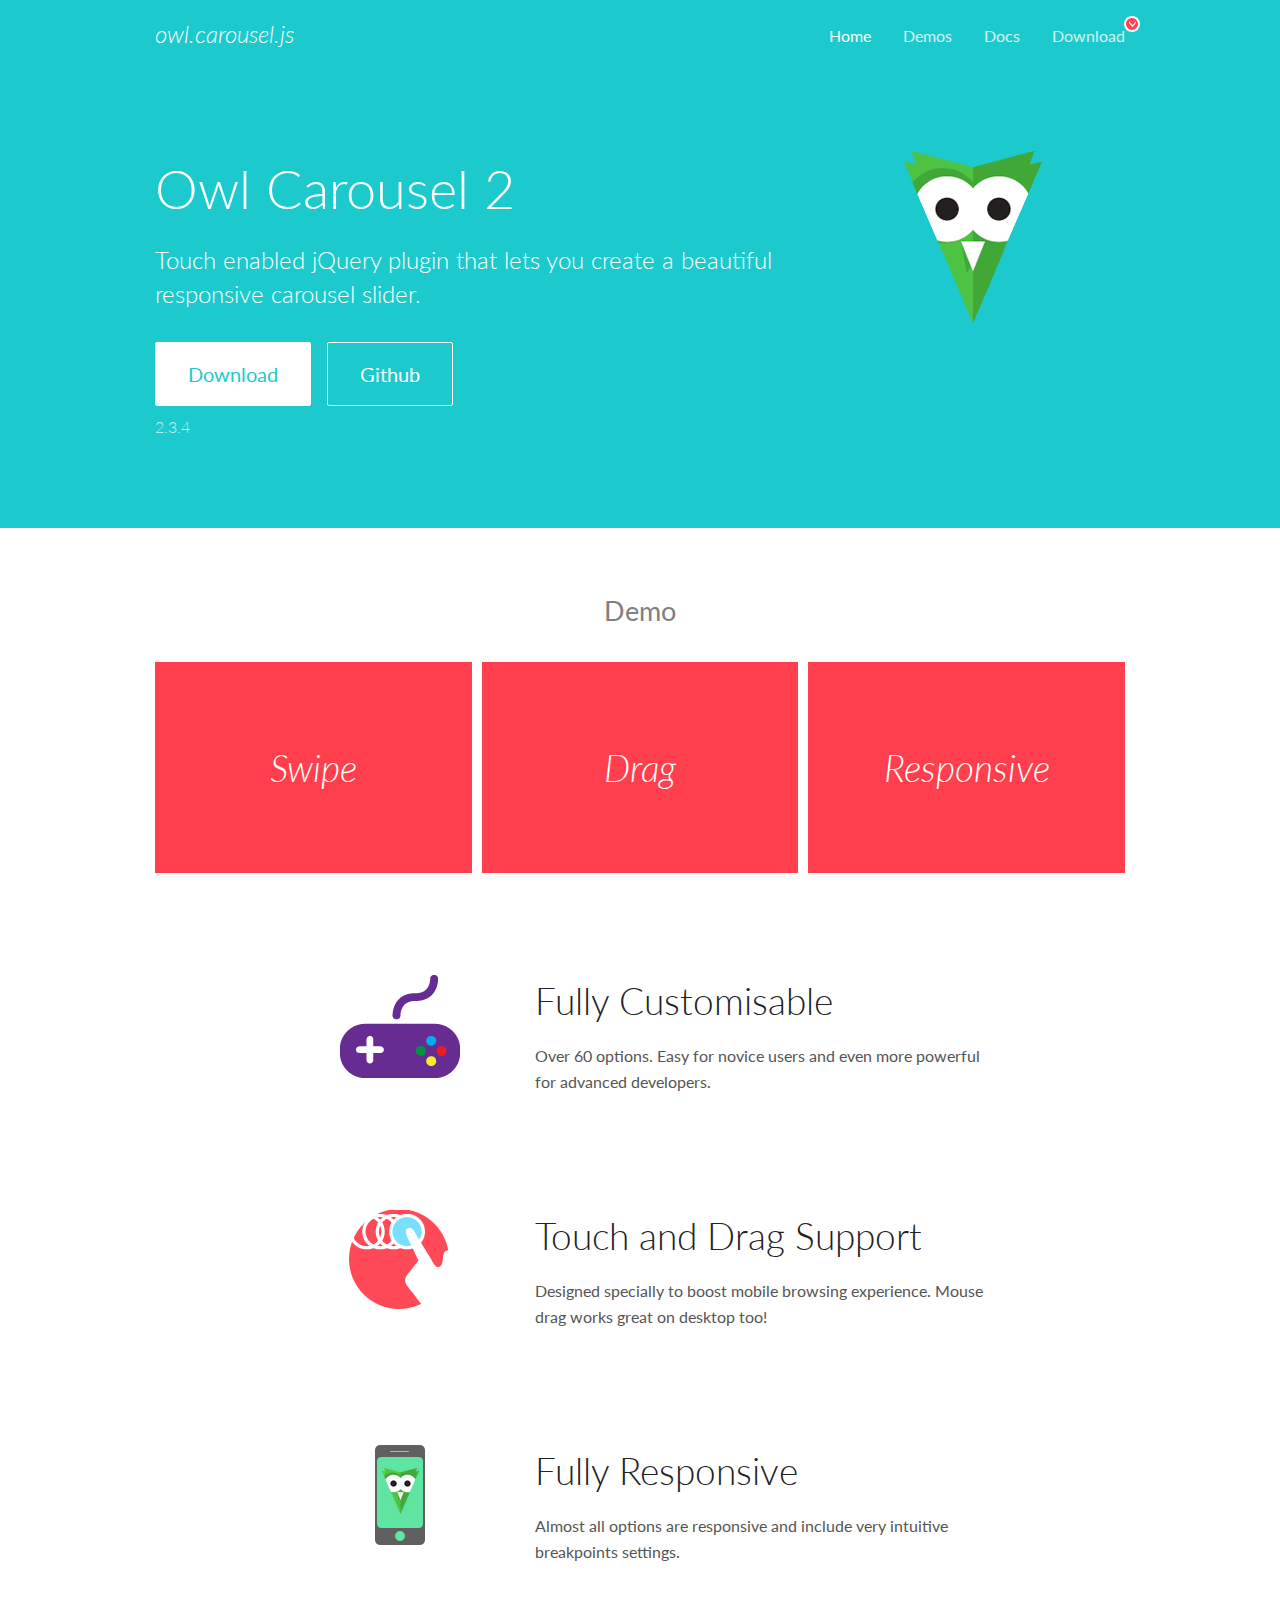
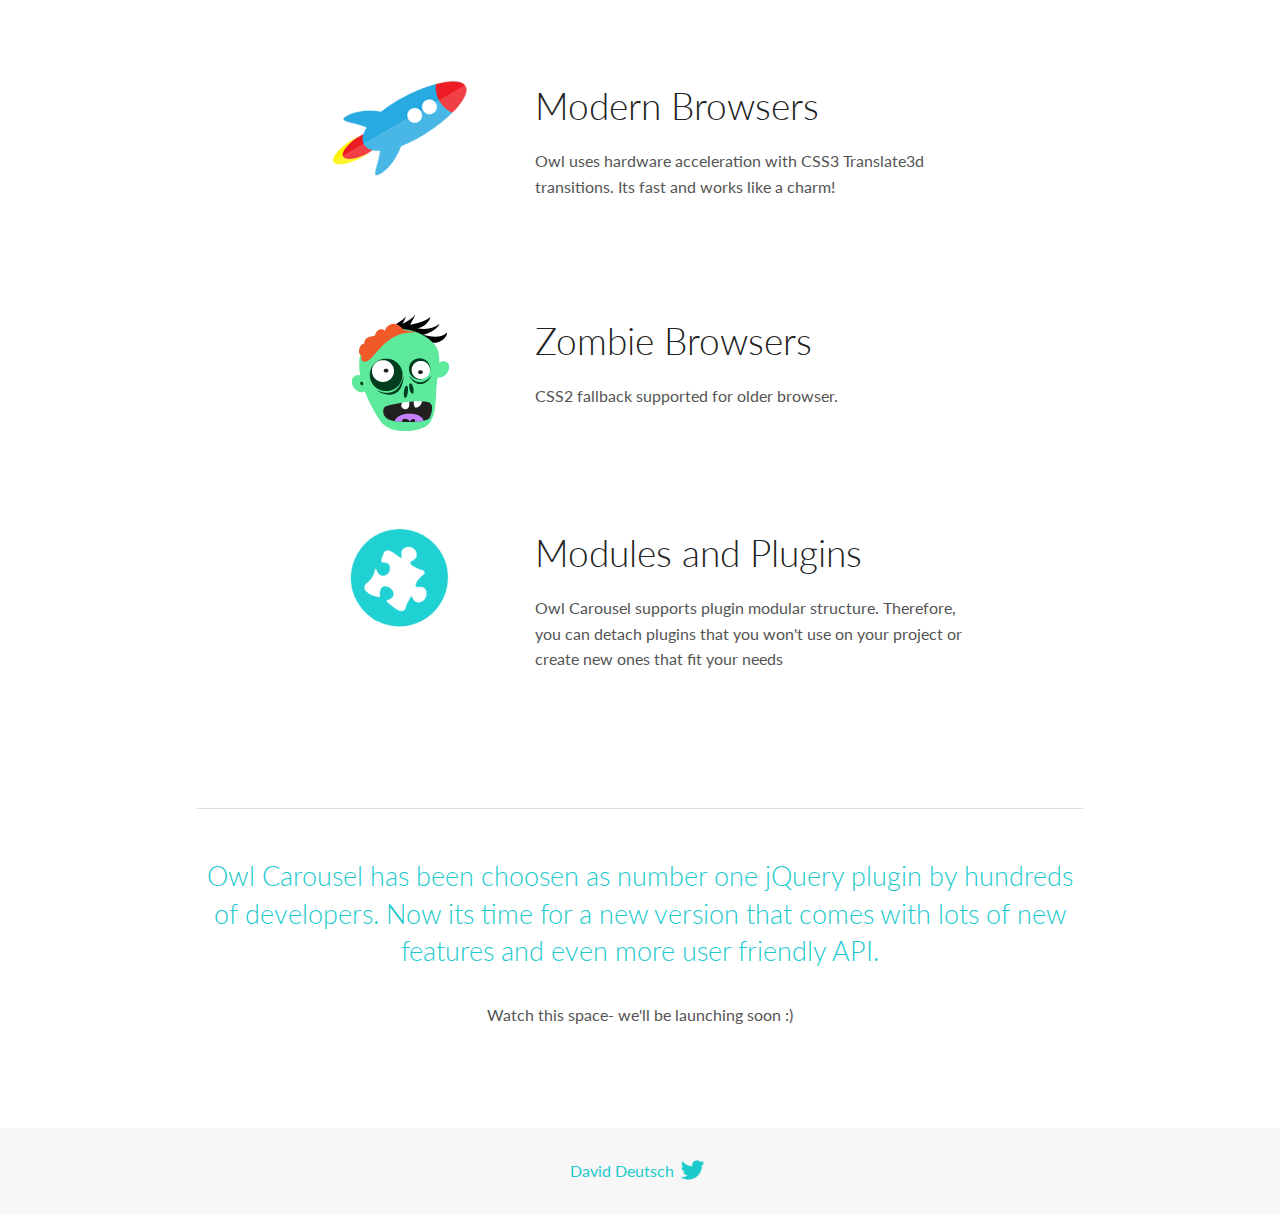
<file: js/docs/index.html>
<!DOCTYPE html>
<html lang="en">
  <head>

    <!-- head -->
    <meta charset="utf-8">
    <meta name="msapplication-tap-highlight" content="no" />
    <meta name="viewport" content="width=device-width, initial-scale=1.0" />
    <meta name="description" content="Touch enabled jQuery plugin that lets you create beautiful responsive carousel slider.">
    <meta name="author" content="David Deutsch">
    <title>
      Home | Owl Carousel | 2.3.4
    </title>

    <!-- Stylesheets -->
    <link href='https://fonts.googleapis.com/css?family=Lato:300,400,700,400italic,300italic' rel='stylesheet' type='text/css'>
    <link rel="stylesheet" href="assets/css/docs.theme.min.css">

    <!-- Owl Stylesheets -->
    <link rel="stylesheet" href="assets/owlcarousel/assets/owl.carousel.min.css">
    <link rel="stylesheet" href="assets/owlcarousel/assets/owl.theme.default.min.css">

    <!-- HTML5 shim and Respond.js IE8 support of HTML5 elements and media queries -->

    <!--[if lt IE 9]>
      <script src="https://oss.maxcdn.com/libs/html5shiv/3.7.0/html5shiv.js"></script>
      <script src="https://oss.maxcdn.com/libs/respond.js/1.3.0/respond.min.js"></script>
    <![endif]-->

    <!-- Favicons -->
    <link rel="apple-touch-icon-precomposed" sizes="144x144" href="assets/ico/apple-touch-icon-144-precomposed.png">
    <link rel="shortcut icon" href="assets/ico/favicon.png">
    <link rel="shortcut icon" href="favicon.ico">

    <!-- Yeah i know js should not be in header. Its required for demos.-->

    <!-- javascript -->
    <script src="assets/vendors/jquery.min.js"></script>
    <script src="assets/owlcarousel/owl.carousel.js"></script>
  </head>
  <body>

    <!-- header -->
    <header class="header">
      <div class="row">
        <div class="large-12 columns">
          <div class="brand left">
            <h3>
              <a href="/OwlCarousel2/">owl.carousel.js</a> 
            </h3>
          </div>
          <a id="toggle-nav" class="right">
            <span></span> <span></span> <span></span> 
          </a> 
          <div class="nav-bar">
            <ul class="clearfix">
              <li class="active">
                <a href="/OwlCarousel2/index.html">Home</a> 
              </li>
              <li> <a href="/OwlCarousel2/demos/demos.html">Demos</a>  </li>
              <li> <a href="/OwlCarousel2/docs/started-welcome.html">Docs</a>  </li>
              <li>
                <a href="https://github.com/OwlCarousel2/OwlCarousel2/archive/2.3.4.zip">Download</a> 
                <span class="download"></span> 
              </li>
            </ul>
          </div>
        </div>
      </div>
    </header>

    <!-- home panel -->
    <section id="hero">
      <div class="row">
        <div class="large-8 medium-8 columns">
          <h1>Owl Carousel 2</h1>
          <h4>Touch enabled jQuery plugin that lets you create a beautiful responsive carousel slider.</h4>
          <a href="https://github.com/OwlCarousel2/OwlCarousel2/archive/2.3.4.zip" class="hero-button">Download</a> 
          <a href="https://github.com/OwlCarousel2/OwlCarousel2" class="hero-button outline">Github</a> 
          <p>2.3.4</p>
        </div>
        <div class="large-4 medium-4 columns">
          <img class="owl-logo" src="assets/img/owl-logo.png" alt="mr. Owl">
        </div>
      </div>
    </section>

    <!-- body -->
    <div class="home-demo">
      <div class="row">
        <div class="large-12 columns">
          <h3>Demo</h3>
          <div class="owl-carousel">
            <div class="item">
              <h2>Swipe</h2>
            </div>
            <div class="item">
              <h2>Drag</h2>
            </div>
            <div class="item">
              <h2>Responsive</h2>
            </div>
            <div class="item">
              <h2>CSS3</h2>
            </div>
            <div class="item">
              <h2>Fast</h2>
            </div>
            <div class="item">
              <h2>Easy</h2>
            </div>
            <div class="item">
              <h2>Free</h2>
            </div>
            <div class="item">
              <h2>Upgradable</h2>
            </div>
            <div class="item">
              <h2>Tons of options</h2>
            </div>
            <div class="item">
              <h2>Infinity</h2>
            </div>
            <div class="item">
              <h2>Auto Width</h2>
            </div>
          </div>
        </div>
      </div>
    </div>
    <script>
      var owl = $('.owl-carousel');
      owl.owlCarousel({
        margin: 10,
        loop: true,
        responsive: {
          0: {
            items: 1
          },
          600: {
            items: 2
          },
          1000: {
            items: 3
          }
        }
      })
    </script>

    <!-- features -->
    <div id="features">
      <div class="row">
        <div class="small-12 medium-9 small-centered columns">
          <section class="row feature">
            <div class="medium-4 small-12 columns">
              <img src="assets/img/feature-options.png" alt="">
            </div>
            <div class="medium-8 small-12 columns">
              <h2>Fully Customisable</h2>
              <p>Over 60 options. Easy for novice users and even more powerful for advanced developers.</p>
            </div>
          </section>
          <section class="row feature">
            <div class="medium-4 small-12 columns">
              <img src="assets/img/feature-drag.png" alt="">
            </div>
            <div class="medium-8 small-12 columns">
              <h2>Touch and Drag Support</h2>
              <p>Designed specially to boost mobile browsing experience. Mouse drag works great on desktop too!</p>
            </div>
          </section>
          <section class="row feature">
            <div class="medium-4 small-12 columns">
              <img src="assets/img/feature-responsive.png" alt="">
            </div>
            <div class="medium-8 small-12 columns">
              <h2>Fully Responsive</h2>
              <p>Almost all options are responsive and include very intuitive breakpoints settings.</p>
            </div>
          </section>
          <section class="row feature">
            <div class="medium-4 small-12 columns">
              <img src="assets/img/feature-modern.png" alt="">
            </div>
            <div class="medium-8 small-12 columns">
              <h2>Modern Browsers</h2>
              <p>Owl uses hardware acceleration with CSS3 Translate3d transitions. Its fast and works like a charm! </p>
            </div>
          </section>
          <section class="row feature">
            <div class="medium-4 small-12 columns">
              <img src="assets/img/feature-zombie.png" alt="">
            </div>
            <div class="medium-8 small-12 columns">
              <h2>Zombie Browsers</h2>
              <p>CSS2 fallback supported for older browser.</p>
            </div>
          </section>
          <section class="row feature">
            <div class="medium-4 small-12 columns">
              <img src="assets/img/feature-module.png" alt="">
            </div>
            <div class="medium-8 small-12 columns">
              <h2>Modules and Plugins</h2>
              <p>Owl Carousel supports plugin modular structure. Therefore, you can detach plugins that you won&#x27;t use on your project or create new ones that fit your needs</p>
            </div>
          </section>
        </div>
      </div>
    </div>

    <!-- footer -->
    <section id="teaser-text">
      <div class="row">
        <div class="small-12 medium-11 small-centered columns">
          <hr>
          <h3 id="owl-carousel-has-been-choosen-as-number-one-jquery-plugin-by-hundreds-of-developers-now-its-time-for-a-new-version-that-comes-with-lots-of-new-features-and-even-more-user-friendly-api-">Owl Carousel has been choosen as number one jQuery plugin by hundreds of developers. Now its time for a new version that comes with lots of new features and even more user friendly API.</h3>
          <p>Watch this space- we&#39;ll be launching soon :)</p>
        </div>
      </div>
    </section>

    <!-- footer -->
    <footer class="footer">
      <div class="row">
        <div class="large-12 columns">
          <h5>
            <a href="/OwlCarousel2/docs/support-contact.html">David Deutsch</a> 
            <a id="custom-tweet-button" href="https://twitter.com/share?url=https://github.com/OwlCarousel2/OwlCarousel2&text=Owl Carousel - This is so awesome! " target="_blank"></a> 
          </h5>
        </div>
      </div>
    </footer>

    <!-- vendors -->
    <script src="assets/vendors/highlight.js"></script>
    <script src="assets/js/app.js"></script>
  </body>
</html>
</file>
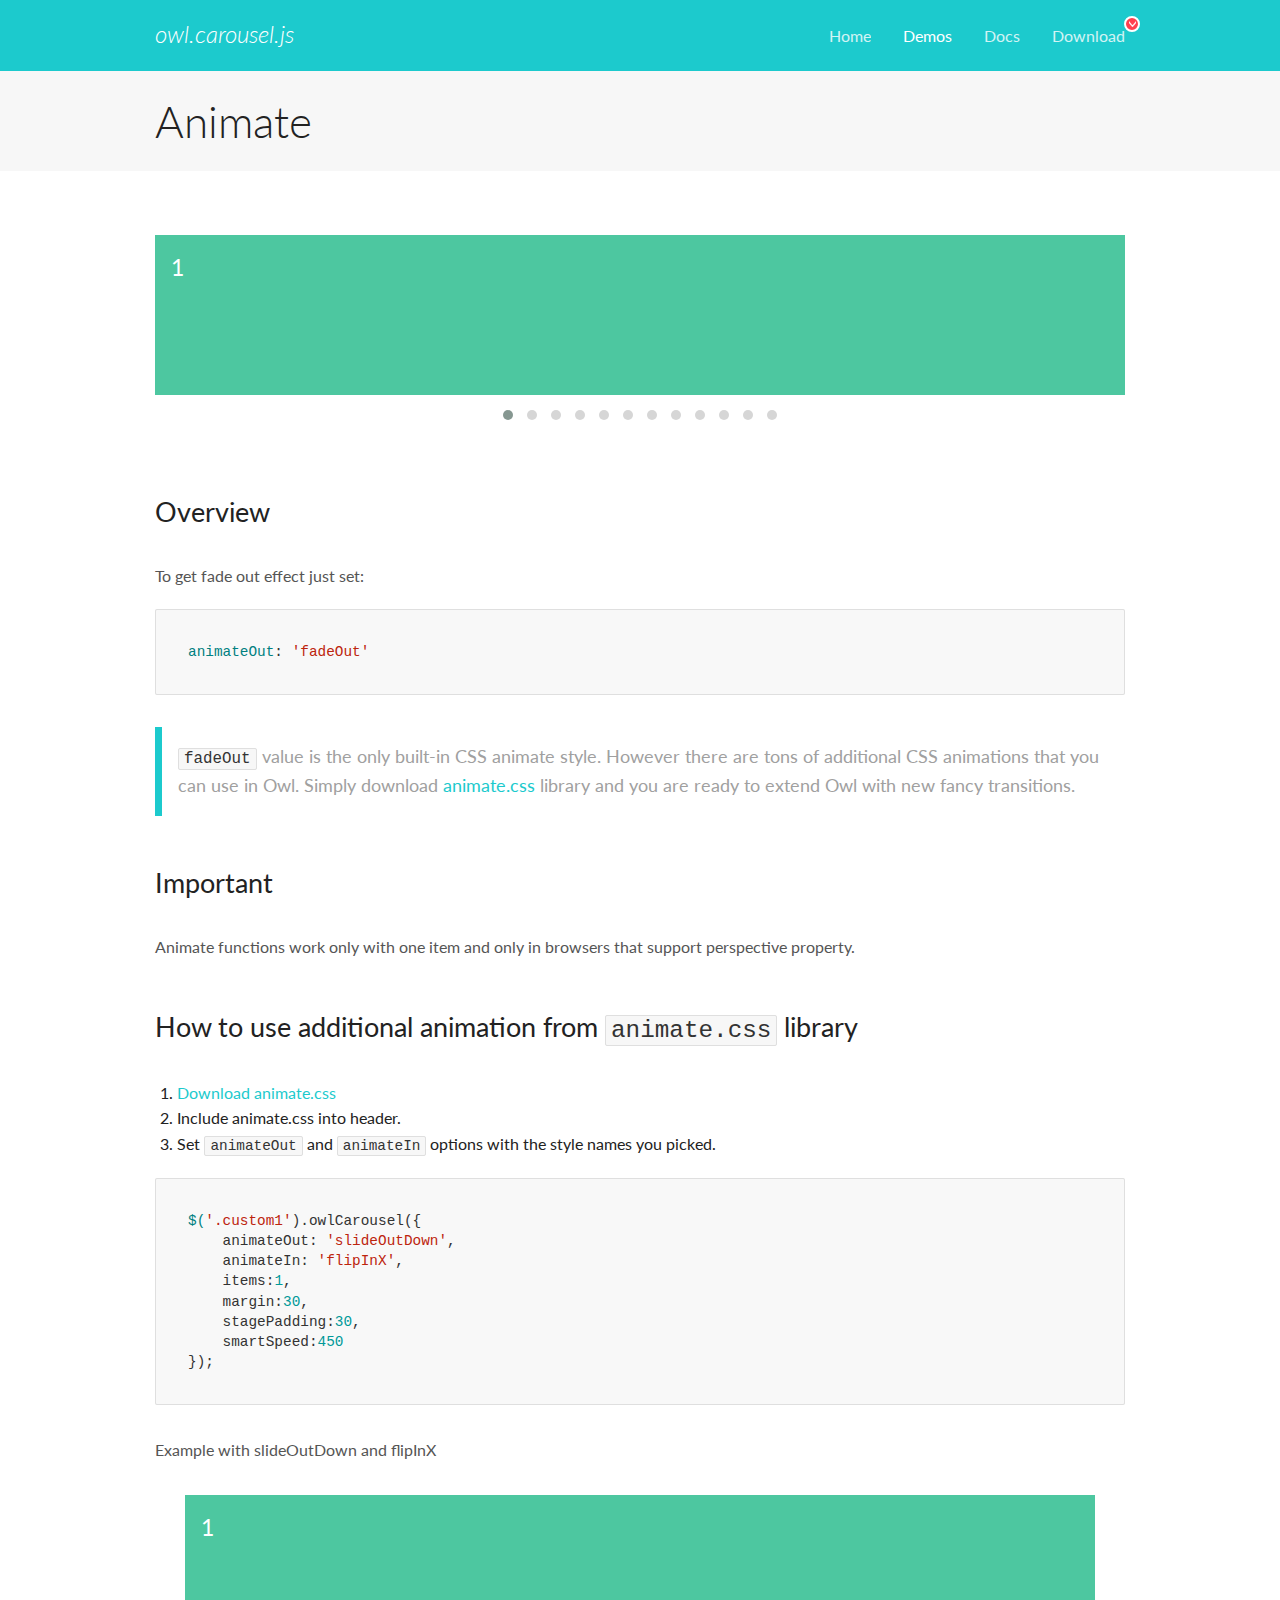
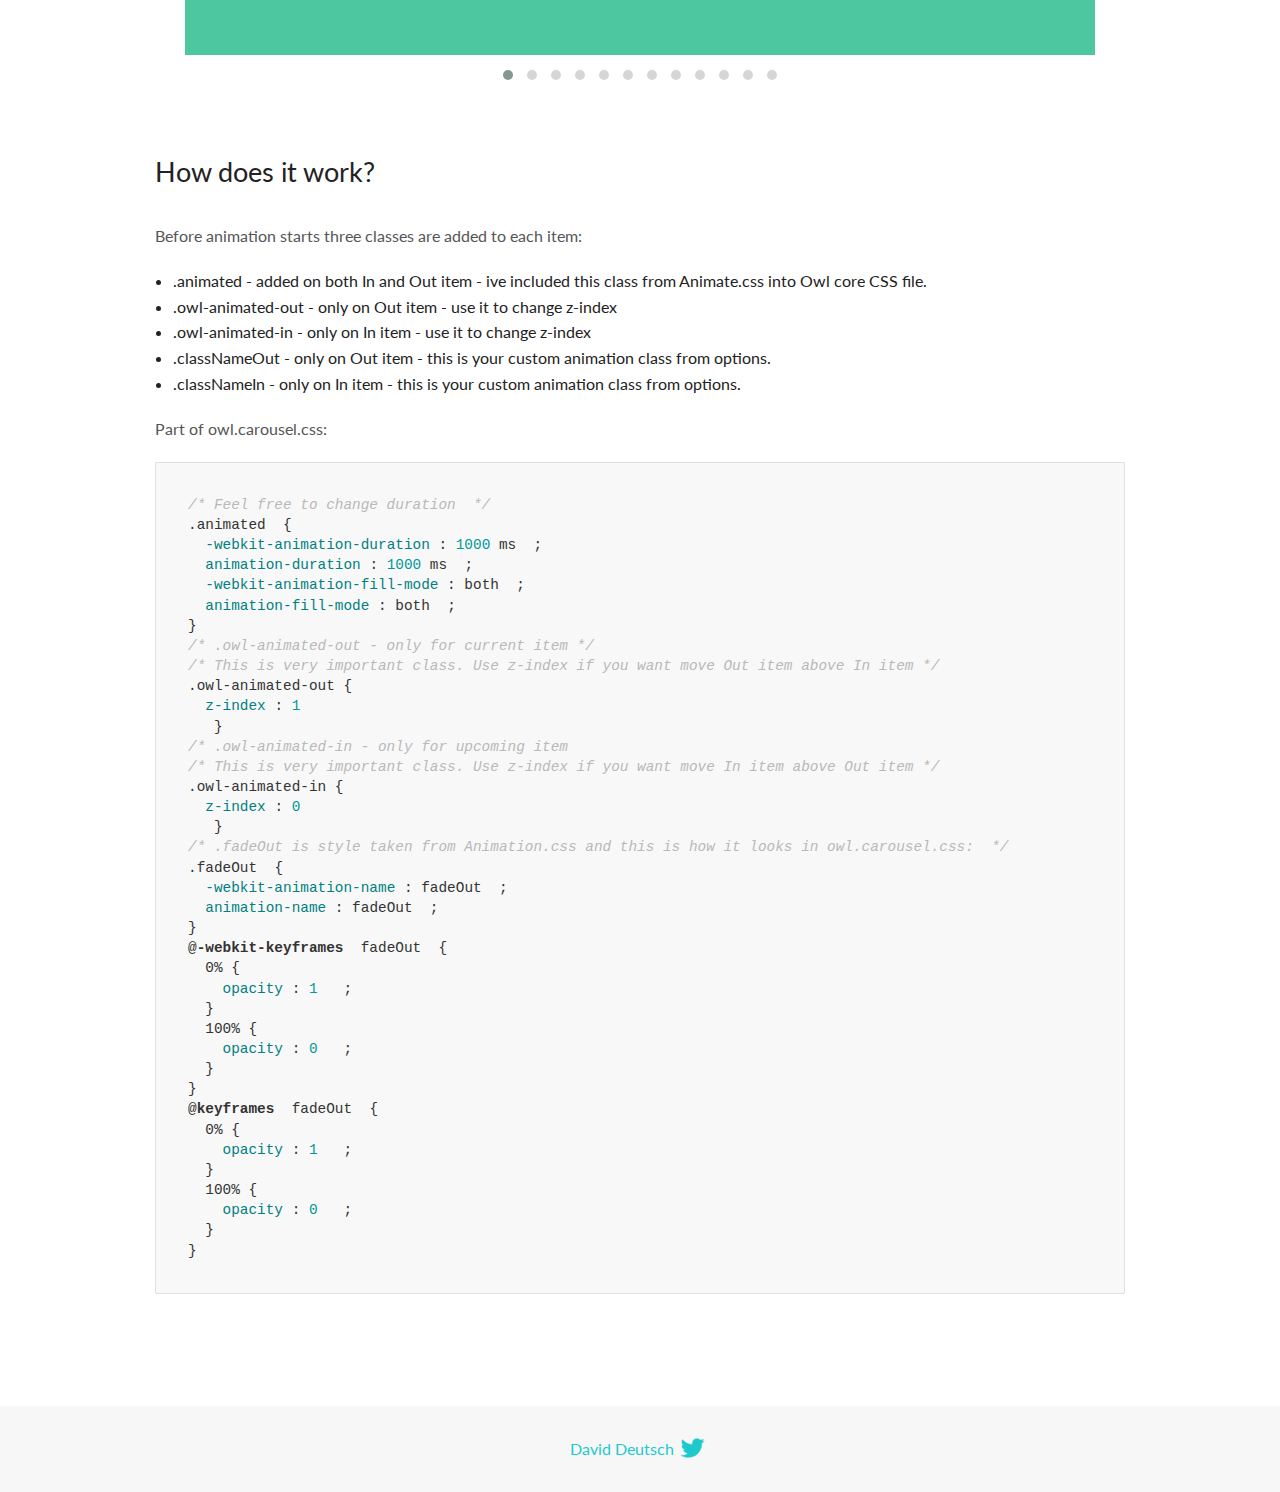
<file: js/docs/demos/animate.html>
<!DOCTYPE html>
<html lang="en">
  <head>

    <!-- head -->
    <meta charset="utf-8">
    <meta name="msapplication-tap-highlight" content="no" />
    <meta name="viewport" content="width=device-width, initial-scale=1.0" />
    <meta name="description" content="Animate carousel">
    <meta name="author" content="David Deutsch">
    <title>
      Animate Demo | Owl Carousel | 2.3.4
    </title>

    <!-- Stylesheets -->
    <link href='https://fonts.googleapis.com/css?family=Lato:300,400,700,400italic,300italic' rel='stylesheet' type='text/css'>
    <link rel="stylesheet" href="../assets/css/docs.theme.min.css">

    <!-- Owl Stylesheets -->
    <link rel="stylesheet" href="../assets/owlcarousel/assets/owl.carousel.min.css">
    <link rel="stylesheet" href="../assets/owlcarousel/assets/owl.theme.default.min.css">

    <!-- HTML5 shim and Respond.js IE8 support of HTML5 elements and media queries -->

    <!--[if lt IE 9]>
      <script src="https://oss.maxcdn.com/libs/html5shiv/3.7.0/html5shiv.js"></script>
      <script src="https://oss.maxcdn.com/libs/respond.js/1.3.0/respond.min.js"></script>
    <![endif]-->

    <!-- Favicons -->
    <link rel="apple-touch-icon-precomposed" sizes="144x144" href="../assets/ico/apple-touch-icon-144-precomposed.png">
    <link rel="shortcut icon" href="../assets/ico/favicon.png">
    <link rel="shortcut icon" href="favicon.ico">

    <!-- Yeah i know js should not be in header. Its required for demos.-->

    <!-- javascript -->
    <script src="../assets/vendors/jquery.min.js"></script>
    <script src="../assets/owlcarousel/owl.carousel.js"></script>
  </head>
  <body>

    <!-- header -->
    <header class="header">
      <div class="row">
        <div class="large-12 columns">
          <div class="brand left">
            <h3>
              <a href="/OwlCarousel2/">owl.carousel.js</a> 
            </h3>
          </div>
          <a id="toggle-nav" class="right">
            <span></span> <span></span> <span></span> 
          </a> 
          <div class="nav-bar">
            <ul class="clearfix">
              <li> <a href="/OwlCarousel2/index.html">Home</a>  </li>
              <li class="active">
                <a href="/OwlCarousel2/demos/demos.html">Demos</a> 
              </li>
              <li> <a href="/OwlCarousel2/docs/started-welcome.html">Docs</a>  </li>
              <li>
                <a href="https://github.com/OwlCarousel2/OwlCarousel2/archive/2.3.4.zip">Download</a> 
                <span class="download"></span> 
              </li>
            </ul>
          </div>
        </div>
      </div>
    </header>

    <!-- title -->
    <section class="title">
      <div class="row">
        <div class="large-12 columns">
          <h1>Animate</h1>
        </div>
      </div>
    </section>

    <!--  Demos -->
    <section id="demos">
      <div class="row">
        <div class="large-12 columns">
          <div class="fadeOut owl-carousel owl-theme">
            <div class="item">
              <h4>1</h4>
            </div>
            <div class="item">
              <h4>2</h4>
            </div>
            <div class="item">
              <h4>3</h4>
            </div>
            <div class="item">
              <h4>4</h4>
            </div>
            <div class="item">
              <h4>5</h4>
            </div>
            <div class="item">
              <h4>6</h4>
            </div>
            <div class="item">
              <h4>7</h4>
            </div>
            <div class="item">
              <h4>8</h4>
            </div>
            <div class="item">
              <h4>9</h4>
            </div>
            <div class="item">
              <h4>10</h4>
            </div>
            <div class="item">
              <h4>11</h4>
            </div>
            <div class="item">
              <h4>12</h4>
            </div>
          </div>
          <h3 id="overview">Overview</h3>
          <p>To get fade out effect just set:</p>
          <pre><code>animateOut: &#39;fadeOut&#39;</code></pre>
          <blockquote>
            <p><code>fadeOut</code> value is the only built-in CSS animate style. However there are tons of additional CSS animations that you can use in Owl. Simply download
              <a href="https://daneden.github.io/animate.css/">animate.css</a>  library and you are ready to extend Owl with new fancy transitions.</p>
          </blockquote>
          <h3 id="important">Important</h3>
          <p>Animate functions work only with one item and only in browsers that support perspective property.</p>
          <h3 id="how-to-use-additional-animation-from-animate-css-library">How to use additional animation from <code>animate.css</code> library</h3>
          <ol>
            <li> <a href="https://daneden.github.io/animate.css/">Download animate.css</a>  </li>
            <li>Include animate.css into header.</li>
            <li>Set <code>animateOut</code> and <code>animateIn</code> options with the style names you picked.</li>
          </ol>
          <pre><code>$(&#39;.custom1&#39;).owlCarousel({
    animateOut: &#39;slideOutDown&#39;,
    animateIn: &#39;flipInX&#39;,
    items:1,
    margin:30,
    stagePadding:30,
    smartSpeed:450
});</code></pre>
          <p>Example with slideOutDown and flipInX</p>
          <div class="custom1 owl-carousel owl-theme">
            <div class="item">
              <h4>1</h4>
            </div>
            <div class="item">
              <h4>2</h4>
            </div>
            <div class="item">
              <h4>3</h4>
            </div>
            <div class="item">
              <h4>4</h4>
            </div>
            <div class="item">
              <h4>5</h4>
            </div>
            <div class="item">
              <h4>6</h4>
            </div>
            <div class="item">
              <h4>7</h4>
            </div>
            <div class="item">
              <h4>8</h4>
            </div>
            <div class="item">
              <h4>9</h4>
            </div>
            <div class="item">
              <h4>10</h4>
            </div>
            <div class="item">
              <h4>11</h4>
            </div>
            <div class="item">
              <h4>12</h4>
            </div>
          </div>
          <h3 id="how-does-it-work-">How does it work?</h3>
          <p>Before animation starts three classes are added to each item:</p>
          <ul>
            <li>.animated - added on both In and Out item - ive included this class from Animate.css into Owl core CSS file.</li>
            <li>.owl-animated-out - only on Out item - use it to change z-index</li>
            <li>.owl-animated-in - only on In item - use it to change z-index</li>
            <li>.classNameOut - only on Out item - this is your custom animation class from options.</li>
            <li>.classNameIn - only on In item - this is your custom animation class from options.</li>
          </ul>
          <p>Part of owl.carousel.css:</p>
          <pre><code class="language-css"><span class="comment">/* Feel free to change duration  */</span> 
<span class="class">.animated</span>  <span class="rules">{
  <span class="rule"><span class="attribute">-webkit-animation-duration</span> :<span class="value"> <span class="number">1000</span> ms</span> </span> ;
  <span class="rule"><span class="attribute">animation-duration</span> :<span class="value"> <span class="number">1000</span> ms</span> </span> ;
  <span class="rule"><span class="attribute">-webkit-animation-fill-mode</span> :<span class="value"> both</span> </span> ;
  <span class="rule"><span class="attribute">animation-fill-mode</span> :<span class="value"> both</span> </span> ;
<span class="rule">}</span> </span> 
<span class="comment">/* .owl-animated-out - only for current item */</span> 
<span class="comment">/* This is very important class. Use z-index if you want move Out item above In item */</span> 
<span class="class">.owl-animated-out</span> <span class="rules">{
  <span class="rule"><span class="attribute">z-index</span> :<span class="value"> <span class="number">1</span> 
</span> </span> </span> }
<span class="comment">/* .owl-animated-in - only for upcoming item
/* This is very important class. Use z-index if you want move In item above Out item */</span> 
<span class="class">.owl-animated-in</span> <span class="rules">{
  <span class="rule"><span class="attribute">z-index</span> :<span class="value"> <span class="number">0</span> 
</span> </span> </span> }
<span class="comment">/* .fadeOut is style taken from Animation.css and this is how it looks in owl.carousel.css:  */</span> 
<span class="class">.fadeOut</span>  <span class="rules">{
  <span class="rule"><span class="attribute">-webkit-animation-name</span> :<span class="value"> fadeOut</span> </span> ;
  <span class="rule"><span class="attribute">animation-name</span> :<span class="value"> fadeOut</span> </span> ;
<span class="rule">}</span> </span> 
<span class="at_rule">@<span class="keyword">-webkit-keyframes</span>  fadeOut </span> {
  0% <span class="rules">{
    <span class="rule"><span class="attribute">opacity</span> :<span class="value"> <span class="number">1</span> </span> </span> ;
  <span class="rule">}</span> </span> 
  100% <span class="rules">{
    <span class="rule"><span class="attribute">opacity</span> :<span class="value"> <span class="number">0</span> </span> </span> ;
  <span class="rule">}</span> </span> 
}
<span class="at_rule">@<span class="keyword">keyframes</span>  fadeOut </span> {
  0% <span class="rules">{
    <span class="rule"><span class="attribute">opacity</span> :<span class="value"> <span class="number">1</span> </span> </span> ;
  <span class="rule">}</span> </span> 
  100% <span class="rules">{
    <span class="rule"><span class="attribute">opacity</span> :<span class="value"> <span class="number">0</span> </span> </span> ;
  <span class="rule">}</span> </span> 
}</code></pre>
          <link rel="stylesheet" href="../assets/css/animate.css">
          <script>
            jQuery(document).ready(function($) {
              $('.fadeOut').owlCarousel({
                items: 1,
                animateOut: 'fadeOut',
                loop: true,
                margin: 10,
              });
              $('.custom1').owlCarousel({
                animateOut: 'slideOutDown',
                animateIn: 'flipInX',
                items: 1,
                margin: 30,
                stagePadding: 30,
                smartSpeed: 450
              });
            });
          </script>
        </div>
      </div>
    </section>

    <!-- footer -->
    <footer class="footer">
      <div class="row">
        <div class="large-12 columns">
          <h5>
            <a href="/OwlCarousel2/docs/support-contact.html">David Deutsch</a> 
            <a id="custom-tweet-button" href="https://twitter.com/share?url=https://github.com/OwlCarousel2/OwlCarousel2&text=Owl Carousel - This is so awesome! " target="_blank"></a> 
          </h5>
        </div>
      </div>
    </footer>

    <!-- vendors -->
    <script src="../assets/vendors/highlight.js"></script>
    <script src="../assets/js/app.js"></script>
  </body>
</html>
</file>
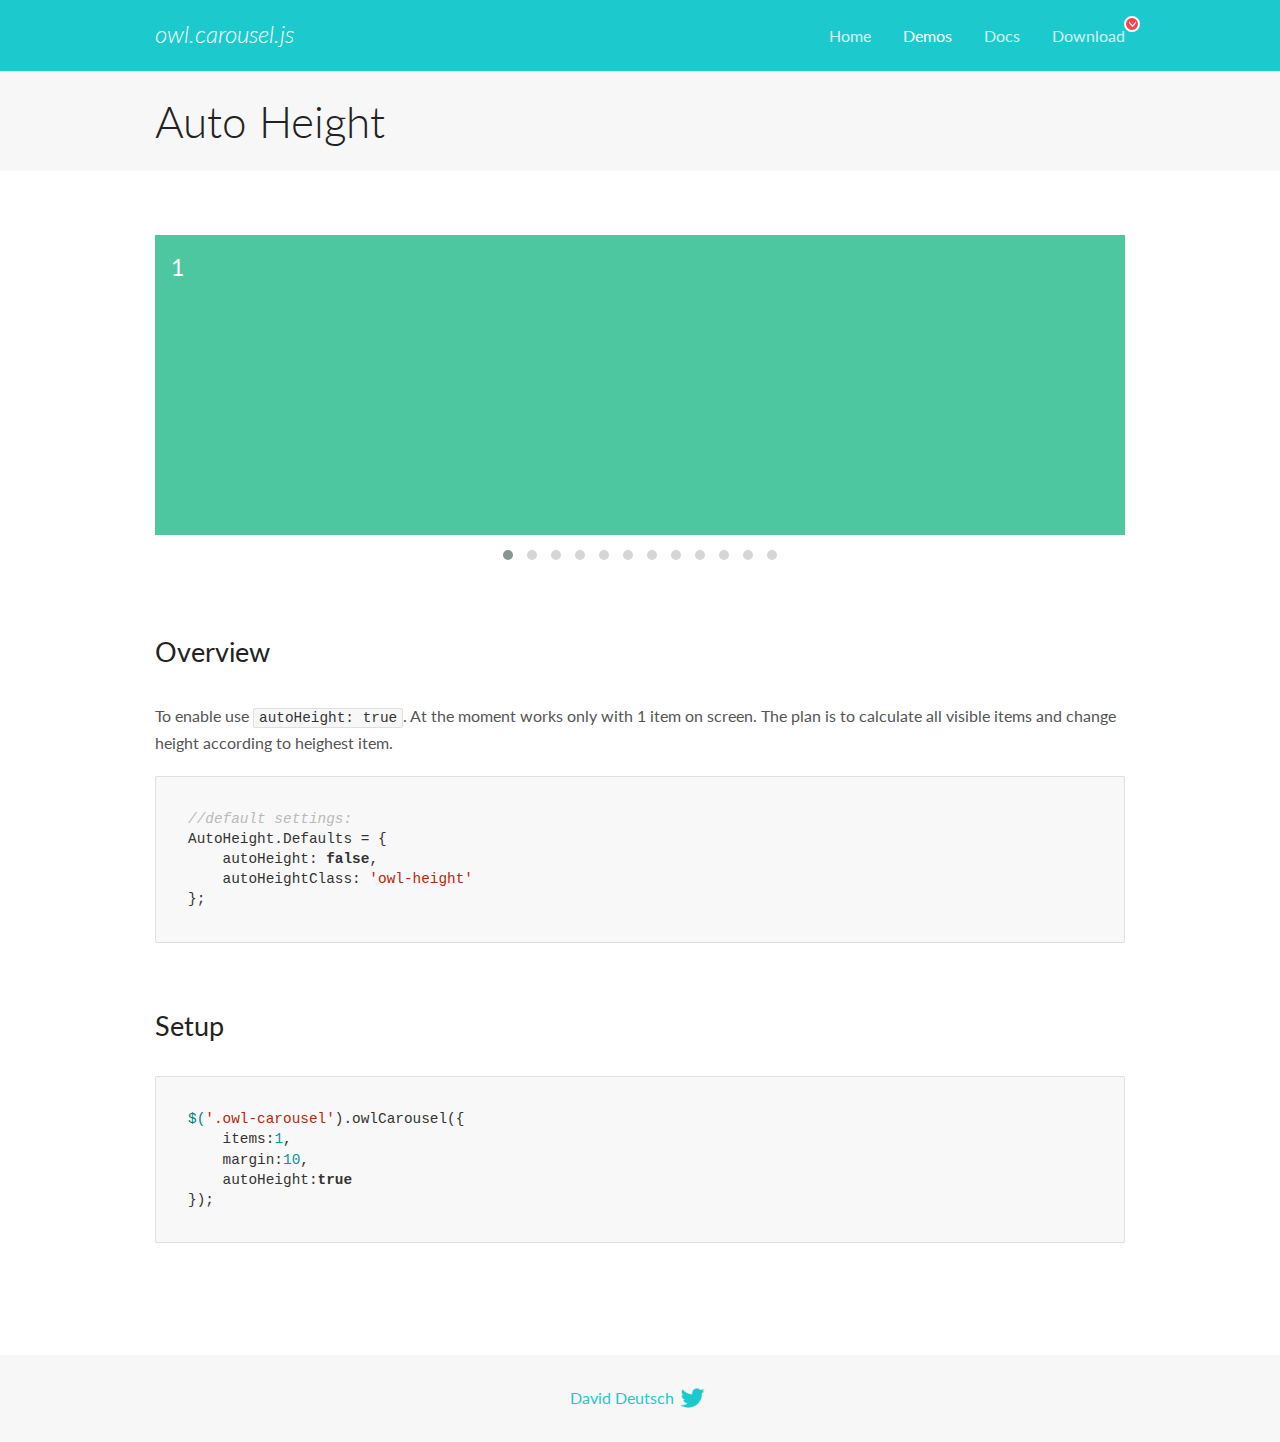
<file: js/docs/demos/autoheight.html>
<!DOCTYPE html>
<html lang="en">
  <head>

    <!-- head -->
    <meta charset="utf-8">
    <meta name="msapplication-tap-highlight" content="no" />
    <meta name="viewport" content="width=device-width, initial-scale=1.0" />
    <meta name="description" content="autoHeight usage demo">
    <meta name="author" content="David Deutsch">
    <title>
      Auto Height Demo | Owl Carousel | 2.3.4
    </title>

    <!-- Stylesheets -->
    <link href='https://fonts.googleapis.com/css?family=Lato:300,400,700,400italic,300italic' rel='stylesheet' type='text/css'>
    <link rel="stylesheet" href="../assets/css/docs.theme.min.css">

    <!-- Owl Stylesheets -->
    <link rel="stylesheet" href="../assets/owlcarousel/assets/owl.carousel.min.css">
    <link rel="stylesheet" href="../assets/owlcarousel/assets/owl.theme.default.min.css">

    <!-- HTML5 shim and Respond.js IE8 support of HTML5 elements and media queries -->

    <!--[if lt IE 9]>
      <script src="https://oss.maxcdn.com/libs/html5shiv/3.7.0/html5shiv.js"></script>
      <script src="https://oss.maxcdn.com/libs/respond.js/1.3.0/respond.min.js"></script>
    <![endif]-->

    <!-- Favicons -->
    <link rel="apple-touch-icon-precomposed" sizes="144x144" href="../assets/ico/apple-touch-icon-144-precomposed.png">
    <link rel="shortcut icon" href="../assets/ico/favicon.png">
    <link rel="shortcut icon" href="favicon.ico">

    <!-- Yeah i know js should not be in header. Its required for demos.-->

    <!-- javascript -->
    <script src="../assets/vendors/jquery.min.js"></script>
    <script src="../assets/owlcarousel/owl.carousel.js"></script>
  </head>
  <body>

    <!-- header -->
    <header class="header">
      <div class="row">
        <div class="large-12 columns">
          <div class="brand left">
            <h3>
              <a href="/OwlCarousel2/">owl.carousel.js</a> 
            </h3>
          </div>
          <a id="toggle-nav" class="right">
            <span></span> <span></span> <span></span> 
          </a> 
          <div class="nav-bar">
            <ul class="clearfix">
              <li> <a href="/OwlCarousel2/index.html">Home</a>  </li>
              <li class="active">
                <a href="/OwlCarousel2/demos/demos.html">Demos</a> 
              </li>
              <li> <a href="/OwlCarousel2/docs/started-welcome.html">Docs</a>  </li>
              <li>
                <a href="https://github.com/OwlCarousel2/OwlCarousel2/archive/2.3.4.zip">Download</a> 
                <span class="download"></span> 
              </li>
            </ul>
          </div>
        </div>
      </div>
    </header>

    <!-- title -->
    <section class="title">
      <div class="row">
        <div class="large-12 columns">
          <h1>Auto Height</h1>
        </div>
      </div>
    </section>

    <!--  Demos -->
    <section id="demos">
      <div class="row">
        <div class="large-12 columns">
          <div class="owl-carousel owl-theme">
            <div class="item" style="height:300px">
              <h4>1</h4>
            </div>
            <div class="item" style="height:100px">
              <h4>2</h4>
            </div>
            <div class="item" style="height:500px">
              <h4>3</h4>
            </div>
            <div class="item" style="height:250px">
              <h4>4</h4>
            </div>
            <div class="item" style="height:400px">
              <h4>5</h4>
            </div>
            <div class="item" style="height:500px">
              <h4>6</h4>
            </div>
            <div class="item" style="height:600px">
              <h4>7</h4>
            </div>
            <div class="item" style="height:400px">
              <h4>8</h4>
            </div>
            <div class="item" style="height:300px">
              <h4>9</h4>
            </div>
            <div class="item" style="height:350px">
              <h4>10</h4>
            </div>
            <div class="item" style="height:200px">
              <h4>11</h4>
            </div>
            <div class="item" style="height:150px">
              <h4>12</h4>
            </div>
          </div>
          <h3 id="overview">Overview</h3>
          <p>To enable use <code>autoHeight: true</code>. At the moment works only with 1 item on screen. The plan is to calculate all visible items and change height according to heighest item.</p>
          <pre><code>//default settings:
AutoHeight.Defaults = {
    autoHeight: false,
    autoHeightClass: &#39;owl-height&#39;
};</code></pre>
          <h3 id="setup">Setup</h3>
          <pre><code>$(&#39;.owl-carousel&#39;).owlCarousel({
    items:1,
    margin:10,
    autoHeight:true
});</code></pre>
          <script>
            $(document).ready(function() {
              $('.owl-carousel').owlCarousel({
                items: 1,
                margin: 10,
                autoHeight: true
              });
            })
          </script>
        </div>
      </div>
    </section>

    <!-- footer -->
    <footer class="footer">
      <div class="row">
        <div class="large-12 columns">
          <h5>
            <a href="/OwlCarousel2/docs/support-contact.html">David Deutsch</a> 
            <a id="custom-tweet-button" href="https://twitter.com/share?url=https://github.com/OwlCarousel2/OwlCarousel2&text=Owl Carousel - This is so awesome! " target="_blank"></a> 
          </h5>
        </div>
      </div>
    </footer>

    <!-- vendors -->
    <script src="../assets/vendors/highlight.js"></script>
    <script src="../assets/js/app.js"></script>
  </body>
</html>
</file>
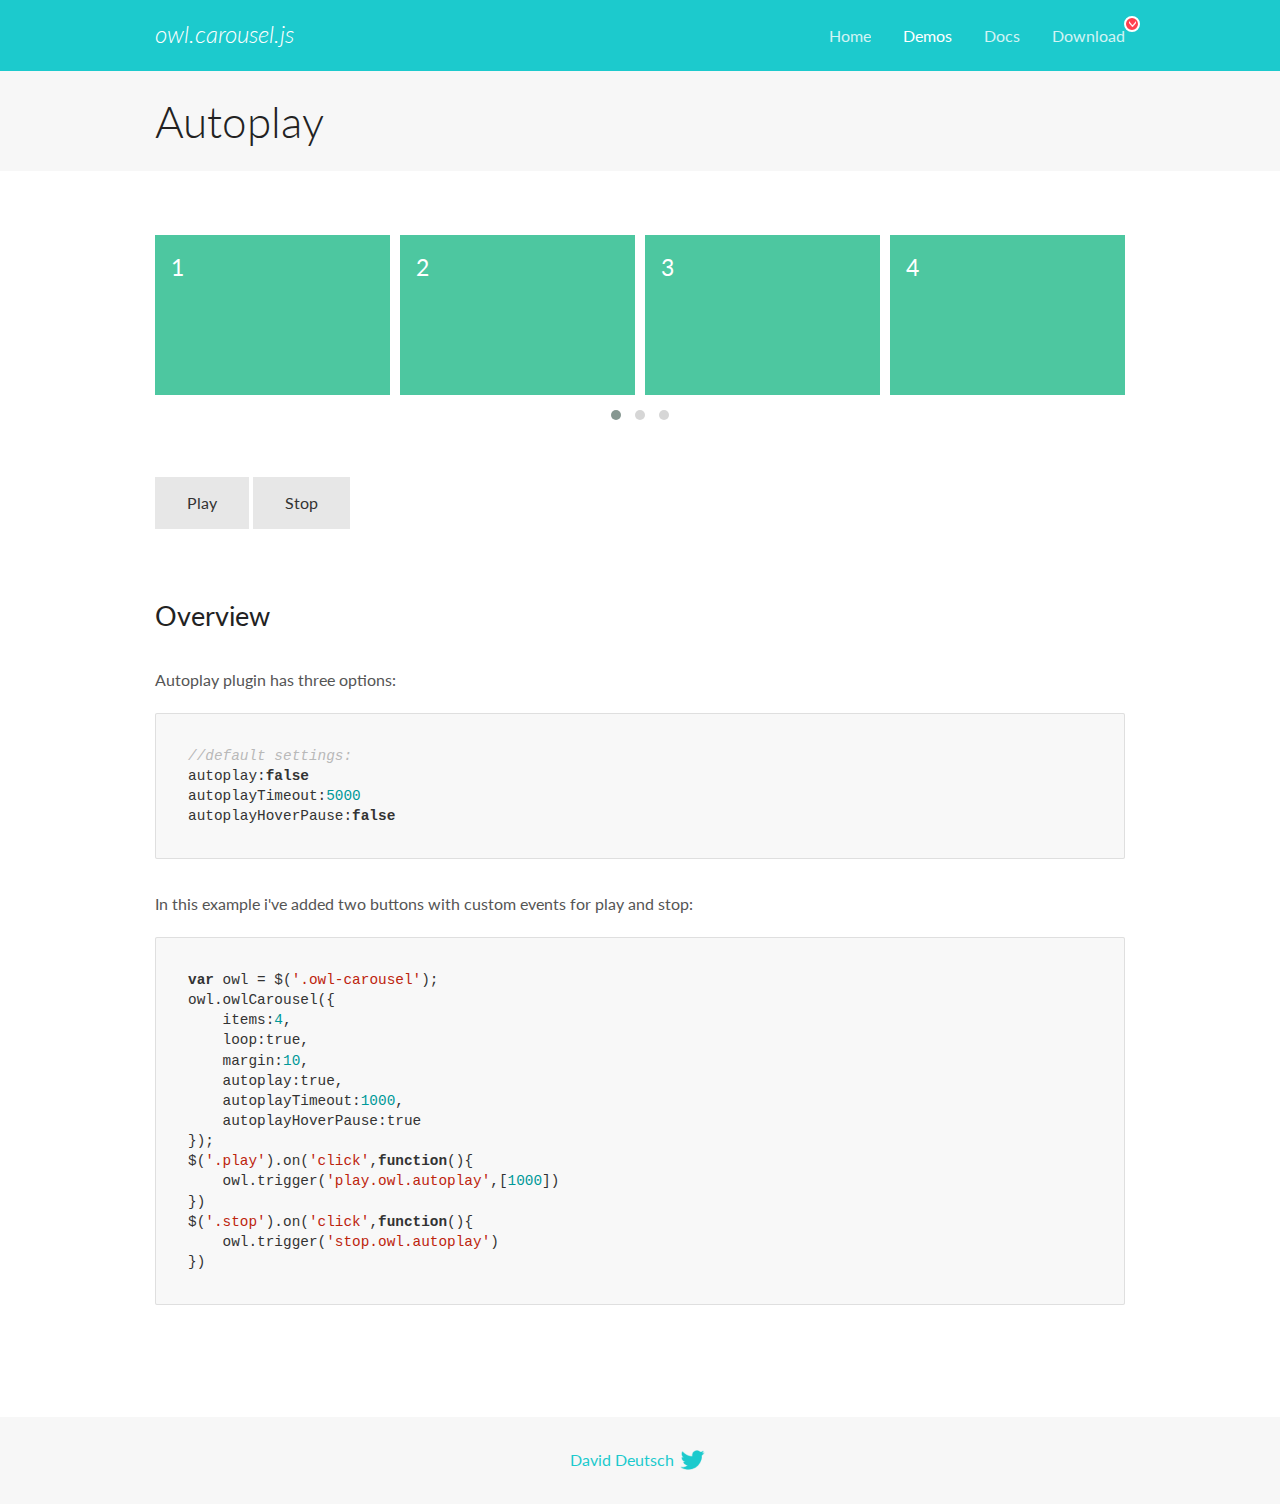
<file: js/docs/demos/autoplay.html>
<!DOCTYPE html>
<html lang="en">
  <head>

    <!-- head -->
    <meta charset="utf-8">
    <meta name="msapplication-tap-highlight" content="no" />
    <meta name="viewport" content="width=device-width, initial-scale=1.0" />
    <meta name="description" content="Autoplay usage demo">
    <meta name="author" content="David Deutsch">
    <title>
      Autoplay Demo | Owl Carousel | 2.3.4
    </title>

    <!-- Stylesheets -->
    <link href='https://fonts.googleapis.com/css?family=Lato:300,400,700,400italic,300italic' rel='stylesheet' type='text/css'>
    <link rel="stylesheet" href="../assets/css/docs.theme.min.css">

    <!-- Owl Stylesheets -->
    <link rel="stylesheet" href="../assets/owlcarousel/assets/owl.carousel.min.css">
    <link rel="stylesheet" href="../assets/owlcarousel/assets/owl.theme.default.min.css">

    <!-- HTML5 shim and Respond.js IE8 support of HTML5 elements and media queries -->

    <!--[if lt IE 9]>
      <script src="https://oss.maxcdn.com/libs/html5shiv/3.7.0/html5shiv.js"></script>
      <script src="https://oss.maxcdn.com/libs/respond.js/1.3.0/respond.min.js"></script>
    <![endif]-->

    <!-- Favicons -->
    <link rel="apple-touch-icon-precomposed" sizes="144x144" href="../assets/ico/apple-touch-icon-144-precomposed.png">
    <link rel="shortcut icon" href="../assets/ico/favicon.png">
    <link rel="shortcut icon" href="favicon.ico">

    <!-- Yeah i know js should not be in header. Its required for demos.-->

    <!-- javascript -->
    <script src="../assets/vendors/jquery.min.js"></script>
    <script src="../assets/owlcarousel/owl.carousel.js"></script>
  </head>
  <body>

    <!-- header -->
    <header class="header">
      <div class="row">
        <div class="large-12 columns">
          <div class="brand left">
            <h3>
              <a href="/OwlCarousel2/">owl.carousel.js</a> 
            </h3>
          </div>
          <a id="toggle-nav" class="right">
            <span></span> <span></span> <span></span> 
          </a> 
          <div class="nav-bar">
            <ul class="clearfix">
              <li> <a href="/OwlCarousel2/index.html">Home</a>  </li>
              <li class="active">
                <a href="/OwlCarousel2/demos/demos.html">Demos</a> 
              </li>
              <li> <a href="/OwlCarousel2/docs/started-welcome.html">Docs</a>  </li>
              <li>
                <a href="https://github.com/OwlCarousel2/OwlCarousel2/archive/2.3.4.zip">Download</a> 
                <span class="download"></span> 
              </li>
            </ul>
          </div>
        </div>
      </div>
    </header>

    <!-- title -->
    <section class="title">
      <div class="row">
        <div class="large-12 columns">
          <h1>Autoplay</h1>
        </div>
      </div>
    </section>

    <!--  Demos -->
    <section id="demos">
      <div class="row">
        <div class="large-12 columns">
          <div class="owl-carousel owl-theme">
            <div class="item">
              <h4>1</h4>
            </div>
            <div class="item">
              <h4>2</h4>
            </div>
            <div class="item">
              <h4>3</h4>
            </div>
            <div class="item">
              <h4>4</h4>
            </div>
            <div class="item">
              <h4>5</h4>
            </div>
            <div class="item">
              <h4>6</h4>
            </div>
            <div class="item">
              <h4>7</h4>
            </div>
            <div class="item">
              <h4>8</h4>
            </div>
            <div class="item">
              <h4>9</h4>
            </div>
            <div class="item">
              <h4>10</h4>
            </div>
            <div class="item">
              <h4>11</h4>
            </div>
            <div class="item">
              <h4>12</h4>
            </div>
          </div>
          <a class="button secondary play">Play</a> 
          <a class="button secondary stop">Stop</a> 
          <h3 id="overview">Overview</h3>
          <p>Autoplay plugin has three options:</p>
          <pre><code>//default settings:
autoplay:false
autoplayTimeout:5000
autoplayHoverPause:false</code></pre>
          <p>In this example i&#39;ve added two buttons with custom events for play and stop:</p>
          <pre><code>var owl = $(&#39;.owl-carousel&#39;);
owl.owlCarousel({
    items:4,
    loop:true,
    margin:10,
    autoplay:true,
    autoplayTimeout:1000,
    autoplayHoverPause:true
});
$(&#39;.play&#39;).on(&#39;click&#39;,function(){
    owl.trigger(&#39;play.owl.autoplay&#39;,[1000])
})
$(&#39;.stop&#39;).on(&#39;click&#39;,function(){
    owl.trigger(&#39;stop.owl.autoplay&#39;)
})</code></pre>
          <script>
            $(document).ready(function() {
              var owl = $('.owl-carousel');
              owl.owlCarousel({
                items: 4,
                loop: true,
                margin: 10,
                autoplay: true,
                autoplayTimeout: 1000,
                autoplayHoverPause: true
              });
              $('.play').on('click', function() {
                owl.trigger('play.owl.autoplay', [1000])
              })
              $('.stop').on('click', function() {
                owl.trigger('stop.owl.autoplay')
              })
            })
          </script>
        </div>
      </div>
    </section>

    <!-- footer -->
    <footer class="footer">
      <div class="row">
        <div class="large-12 columns">
          <h5>
            <a href="/OwlCarousel2/docs/support-contact.html">David Deutsch</a> 
            <a id="custom-tweet-button" href="https://twitter.com/share?url=https://github.com/OwlCarousel2/OwlCarousel2&text=Owl Carousel - This is so awesome! " target="_blank"></a> 
          </h5>
        </div>
      </div>
    </footer>

    <!-- vendors -->
    <script src="../assets/vendors/highlight.js"></script>
    <script src="../assets/js/app.js"></script>
  </body>
</html>
</file>
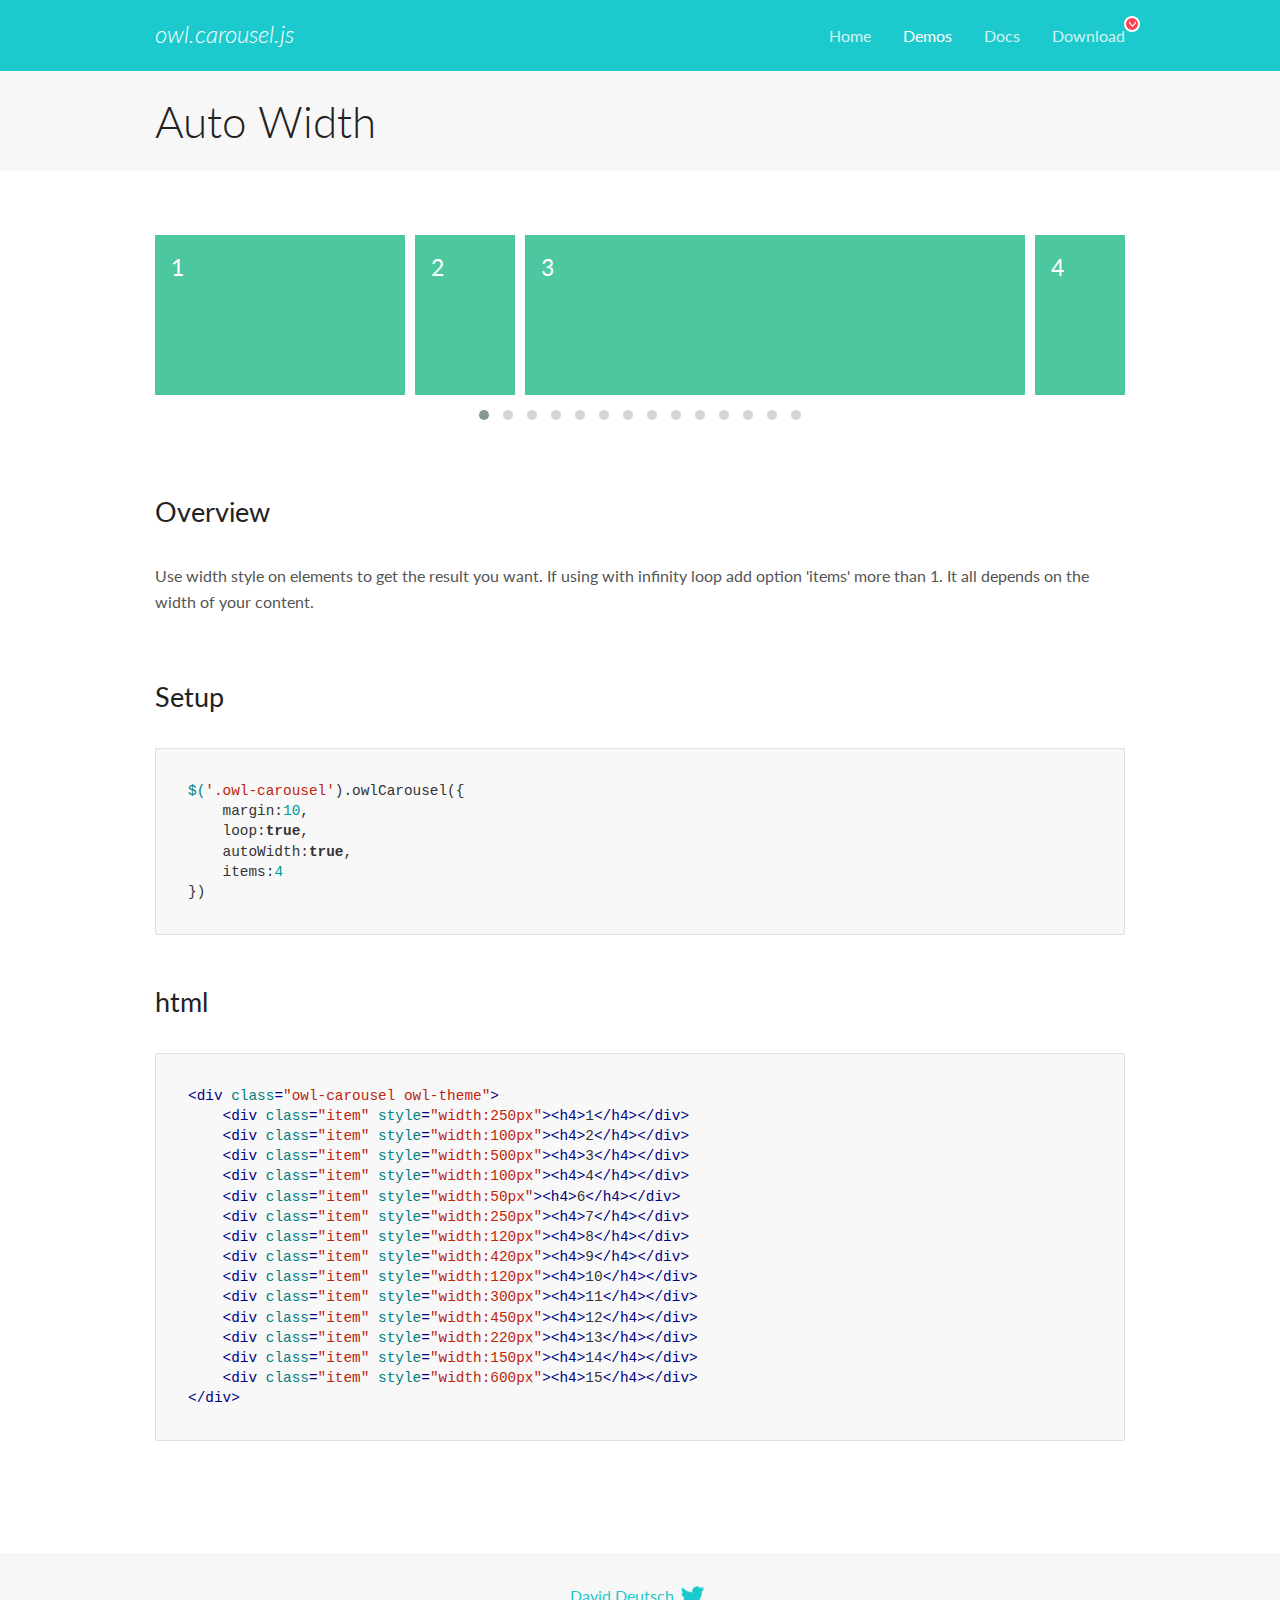
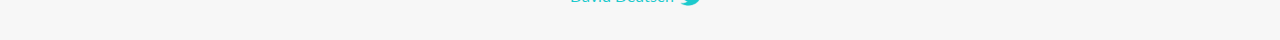
<file: js/docs/demos/autowidth.html>
<!DOCTYPE html>
<html lang="en">
  <head>

    <!-- head -->
    <meta charset="utf-8">
    <meta name="msapplication-tap-highlight" content="no" />
    <meta name="viewport" content="width=device-width, initial-scale=1.0" />
    <meta name="description" content="Auto Width">
    <meta name="author" content="David Deutsch">
    <title>
      Auto Width Demo | Owl Carousel | 2.3.4
    </title>

    <!-- Stylesheets -->
    <link href='https://fonts.googleapis.com/css?family=Lato:300,400,700,400italic,300italic' rel='stylesheet' type='text/css'>
    <link rel="stylesheet" href="../assets/css/docs.theme.min.css">

    <!-- Owl Stylesheets -->
    <link rel="stylesheet" href="../assets/owlcarousel/assets/owl.carousel.min.css">
    <link rel="stylesheet" href="../assets/owlcarousel/assets/owl.theme.default.min.css">

    <!-- HTML5 shim and Respond.js IE8 support of HTML5 elements and media queries -->

    <!--[if lt IE 9]>
      <script src="https://oss.maxcdn.com/libs/html5shiv/3.7.0/html5shiv.js"></script>
      <script src="https://oss.maxcdn.com/libs/respond.js/1.3.0/respond.min.js"></script>
    <![endif]-->

    <!-- Favicons -->
    <link rel="apple-touch-icon-precomposed" sizes="144x144" href="../assets/ico/apple-touch-icon-144-precomposed.png">
    <link rel="shortcut icon" href="../assets/ico/favicon.png">
    <link rel="shortcut icon" href="favicon.ico">

    <!-- Yeah i know js should not be in header. Its required for demos.-->

    <!-- javascript -->
    <script src="../assets/vendors/jquery.min.js"></script>
    <script src="../assets/owlcarousel/owl.carousel.js"></script>
  </head>
  <body>

    <!-- header -->
    <header class="header">
      <div class="row">
        <div class="large-12 columns">
          <div class="brand left">
            <h3>
              <a href="/OwlCarousel2/">owl.carousel.js</a> 
            </h3>
          </div>
          <a id="toggle-nav" class="right">
            <span></span> <span></span> <span></span> 
          </a> 
          <div class="nav-bar">
            <ul class="clearfix">
              <li> <a href="/OwlCarousel2/index.html">Home</a>  </li>
              <li class="active">
                <a href="/OwlCarousel2/demos/demos.html">Demos</a> 
              </li>
              <li> <a href="/OwlCarousel2/docs/started-welcome.html">Docs</a>  </li>
              <li>
                <a href="https://github.com/OwlCarousel2/OwlCarousel2/archive/2.3.4.zip">Download</a> 
                <span class="download"></span> 
              </li>
            </ul>
          </div>
        </div>
      </div>
    </header>

    <!-- title -->
    <section class="title">
      <div class="row">
        <div class="large-12 columns">
          <h1>Auto Width</h1>
        </div>
      </div>
    </section>

    <!--  Demos -->
    <section id="demos">
      <div class="row">
        <div class="large-12 columns">
          <div class="owl-carousel owl-theme">
            <div class="item" style="width:250px">
              <h4>1</h4>
            </div>
            <div class="item" style="width:100px">
              <h4>2</h4>
            </div>
            <div class="item" style="width:500px">
              <h4>3</h4>
            </div>
            <div class="item" style="width:100px">
              <h4>4</h4>
            </div>
            <div class="item" style="width:50px">
              <h4>6</h4>
            </div>
            <div class="item" style="width:250px">
              <h4>7</h4>
            </div>
            <div class="item" style="width:120px">
              <h4>8</h4>
            </div>
            <div class="item" style="width:420px">
              <h4>9</h4>
            </div>
            <div class="item" style="width:120px">
              <h4>10</h4>
            </div>
            <div class="item" style="width:300px">
              <h4>11</h4>
            </div>
            <div class="item" style="width:450px">
              <h4>12</h4>
            </div>
            <div class="item" style="width:220px">
              <h4>13</h4>
            </div>
            <div class="item" style="width:150px">
              <h4>14</h4>
            </div>
            <div class="item" style="width:600px">
              <h4>15</h4>
            </div>
          </div>
          <h3 id="overview">Overview</h3>
          <p>Use width style on elements to get the result you want. If using with infinity loop add option &#39;items&#39; more than 1. It all depends on the width of your content.</p>
          <h3 id="setup">Setup</h3>
          <pre><code>$(&#39;.owl-carousel&#39;).owlCarousel({
    margin:10,
    loop:true,
    autoWidth:true,
    items:4
})</code></pre>
          <h3 id="html">html</h3>
          <pre><code>&lt;div class=&quot;owl-carousel owl-theme&quot;&gt;
    &lt;div class=&quot;item&quot; style=&quot;width:250px&quot;&gt;&lt;h4&gt;1&lt;/h4&gt;&lt;/div&gt;
    &lt;div class=&quot;item&quot; style=&quot;width:100px&quot;&gt;&lt;h4&gt;2&lt;/h4&gt;&lt;/div&gt;
    &lt;div class=&quot;item&quot; style=&quot;width:500px&quot;&gt;&lt;h4&gt;3&lt;/h4&gt;&lt;/div&gt;
    &lt;div class=&quot;item&quot; style=&quot;width:100px&quot;&gt;&lt;h4&gt;4&lt;/h4&gt;&lt;/div&gt;
    &lt;div class=&quot;item&quot; style=&quot;width:50px&quot;&gt;&lt;h4&gt;6&lt;/h4&gt;&lt;/div&gt;
    &lt;div class=&quot;item&quot; style=&quot;width:250px&quot;&gt;&lt;h4&gt;7&lt;/h4&gt;&lt;/div&gt;
    &lt;div class=&quot;item&quot; style=&quot;width:120px&quot;&gt;&lt;h4&gt;8&lt;/h4&gt;&lt;/div&gt;
    &lt;div class=&quot;item&quot; style=&quot;width:420px&quot;&gt;&lt;h4&gt;9&lt;/h4&gt;&lt;/div&gt;
    &lt;div class=&quot;item&quot; style=&quot;width:120px&quot;&gt;&lt;h4&gt;10&lt;/h4&gt;&lt;/div&gt;
    &lt;div class=&quot;item&quot; style=&quot;width:300px&quot;&gt;&lt;h4&gt;11&lt;/h4&gt;&lt;/div&gt;
    &lt;div class=&quot;item&quot; style=&quot;width:450px&quot;&gt;&lt;h4&gt;12&lt;/h4&gt;&lt;/div&gt;
    &lt;div class=&quot;item&quot; style=&quot;width:220px&quot;&gt;&lt;h4&gt;13&lt;/h4&gt;&lt;/div&gt;
    &lt;div class=&quot;item&quot; style=&quot;width:150px&quot;&gt;&lt;h4&gt;14&lt;/h4&gt;&lt;/div&gt;
    &lt;div class=&quot;item&quot; style=&quot;width:600px&quot;&gt;&lt;h4&gt;15&lt;/h4&gt;&lt;/div&gt;
&lt;/div&gt;</code></pre>
          <script>
            $(document).ready(function() {
              $('.owl-carousel').owlCarousel({
                margin: 10,
                loop: true,
                autoWidth: true,
                items: 4
              })
            })
          </script>
        </div>
      </div>
    </section>

    <!-- footer -->
    <footer class="footer">
      <div class="row">
        <div class="large-12 columns">
          <h5>
            <a href="/OwlCarousel2/docs/support-contact.html">David Deutsch</a> 
            <a id="custom-tweet-button" href="https://twitter.com/share?url=https://github.com/OwlCarousel2/OwlCarousel2&text=Owl Carousel - This is so awesome! " target="_blank"></a> 
          </h5>
        </div>
      </div>
    </footer>

    <!-- vendors -->
    <script src="../assets/vendors/highlight.js"></script>
    <script src="../assets/js/app.js"></script>
  </body>
</html>
</file>
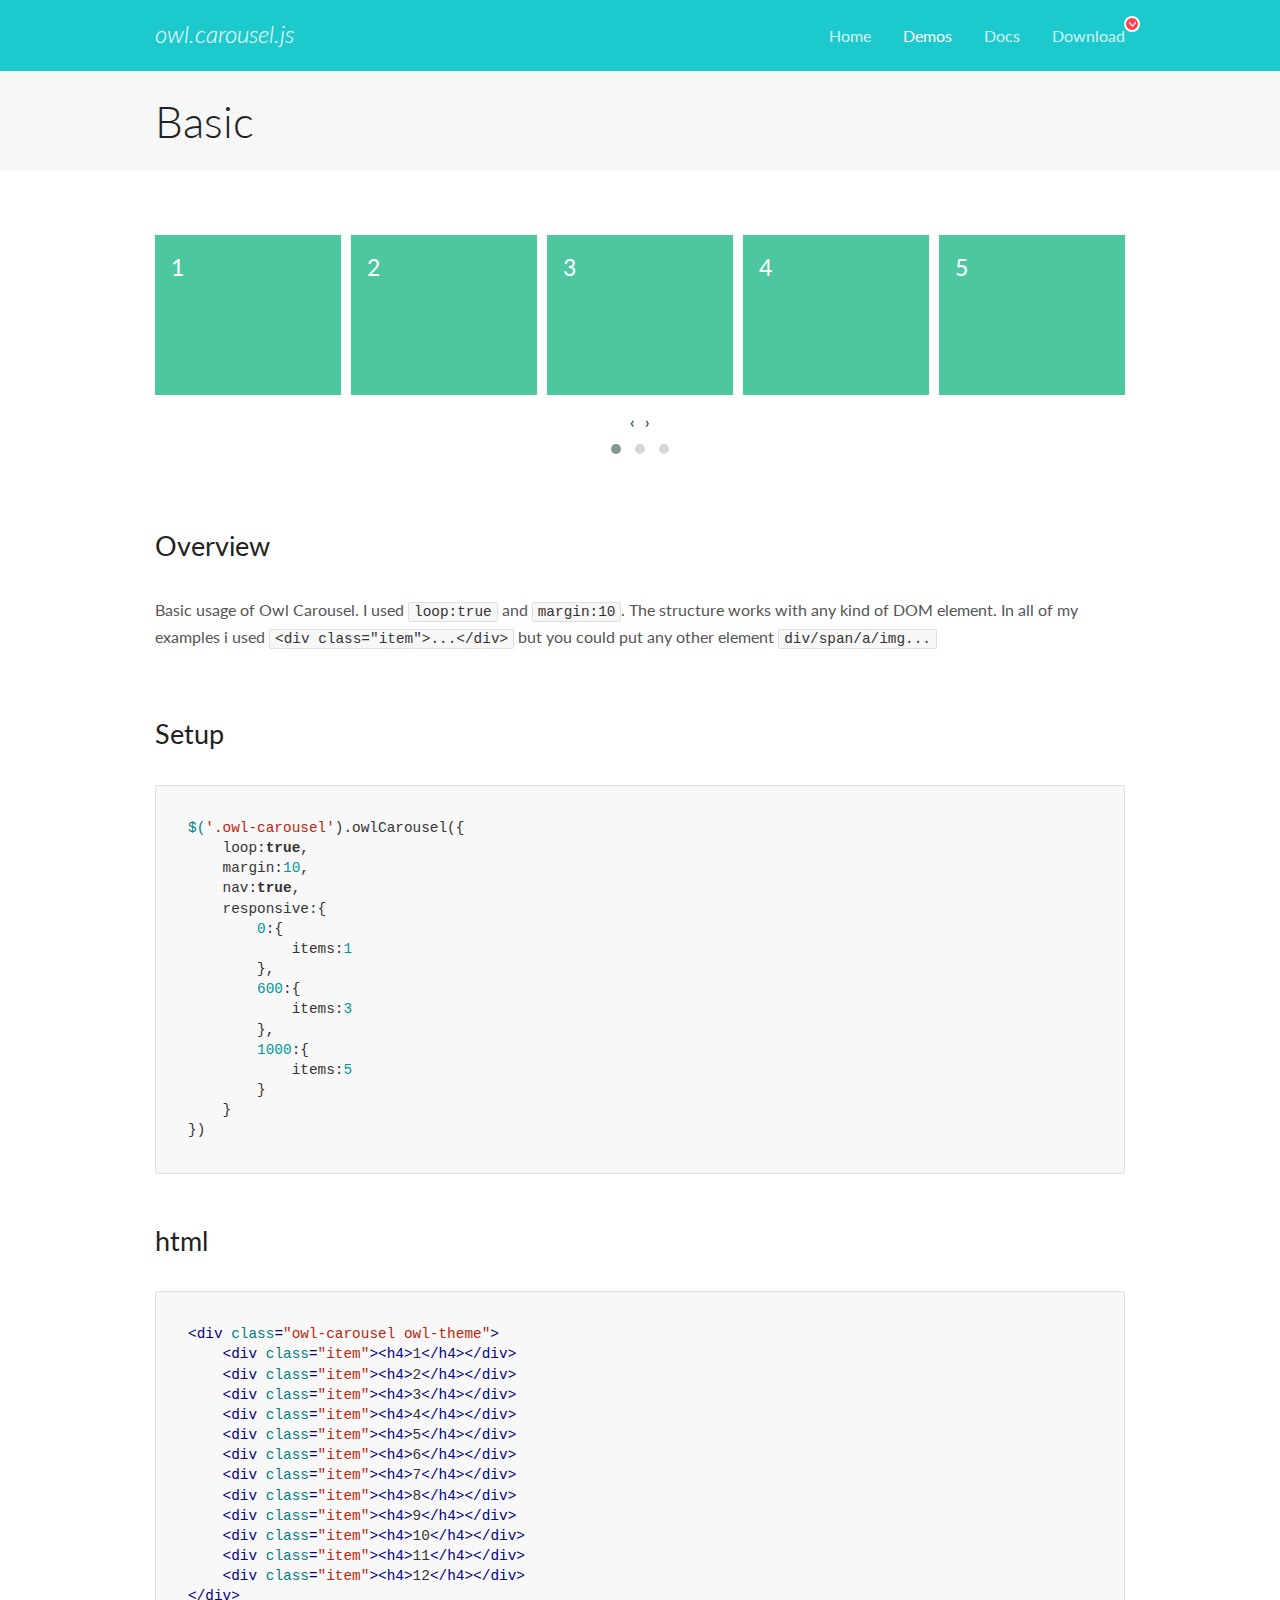
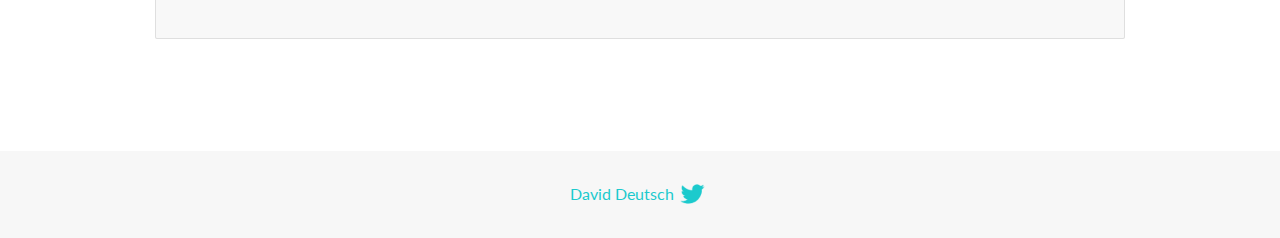
<file: js/docs/demos/basic.html>
<!DOCTYPE html>
<html lang="en">
  <head>

    <!-- head -->
    <meta charset="utf-8">
    <meta name="msapplication-tap-highlight" content="no" />
    <meta name="viewport" content="width=device-width, initial-scale=1.0" />
    <meta name="description" content="Basic usage demo">
    <meta name="author" content="David Deutsch">
    <title>
      Basic Demo | Owl Carousel | 2.3.4
    </title>

    <!-- Stylesheets -->
    <link href='https://fonts.googleapis.com/css?family=Lato:300,400,700,400italic,300italic' rel='stylesheet' type='text/css'>
    <link rel="stylesheet" href="../assets/css/docs.theme.min.css">

    <!-- Owl Stylesheets -->
    <link rel="stylesheet" href="../assets/owlcarousel/assets/owl.carousel.min.css">
    <link rel="stylesheet" href="../assets/owlcarousel/assets/owl.theme.default.min.css">

    <!-- HTML5 shim and Respond.js IE8 support of HTML5 elements and media queries -->

    <!--[if lt IE 9]>
      <script src="https://oss.maxcdn.com/libs/html5shiv/3.7.0/html5shiv.js"></script>
      <script src="https://oss.maxcdn.com/libs/respond.js/1.3.0/respond.min.js"></script>
    <![endif]-->

    <!-- Favicons -->
    <link rel="apple-touch-icon-precomposed" sizes="144x144" href="../assets/ico/apple-touch-icon-144-precomposed.png">
    <link rel="shortcut icon" href="../assets/ico/favicon.png">
    <link rel="shortcut icon" href="favicon.ico">

    <!-- Yeah i know js should not be in header. Its required for demos.-->

    <!-- javascript -->
    <script src="../assets/vendors/jquery.min.js"></script>
    <script src="../assets/owlcarousel/owl.carousel.js"></script>
  </head>
  <body>

    <!-- header -->
    <header class="header">
      <div class="row">
        <div class="large-12 columns">
          <div class="brand left">
            <h3>
              <a href="/OwlCarousel2/">owl.carousel.js</a> 
            </h3>
          </div>
          <a id="toggle-nav" class="right">
            <span></span> <span></span> <span></span> 
          </a> 
          <div class="nav-bar">
            <ul class="clearfix">
              <li> <a href="/OwlCarousel2/index.html">Home</a>  </li>
              <li class="active">
                <a href="/OwlCarousel2/demos/demos.html">Demos</a> 
              </li>
              <li> <a href="/OwlCarousel2/docs/started-welcome.html">Docs</a>  </li>
              <li>
                <a href="https://github.com/OwlCarousel2/OwlCarousel2/archive/2.3.4.zip">Download</a> 
                <span class="download"></span> 
              </li>
            </ul>
          </div>
        </div>
      </div>
    </header>

    <!-- title -->
    <section class="title">
      <div class="row">
        <div class="large-12 columns">
          <h1>Basic</h1>
        </div>
      </div>
    </section>

    <!--  Demos -->
    <section id="demos">
      <div class="row">
        <div class="large-12 columns">
          <div class="owl-carousel owl-theme">
            <div class="item">
              <h4>1</h4>
            </div>
            <div class="item">
              <h4>2</h4>
            </div>
            <div class="item">
              <h4>3</h4>
            </div>
            <div class="item">
              <h4>4</h4>
            </div>
            <div class="item">
              <h4>5</h4>
            </div>
            <div class="item">
              <h4>6</h4>
            </div>
            <div class="item">
              <h4>7</h4>
            </div>
            <div class="item">
              <h4>8</h4>
            </div>
            <div class="item">
              <h4>9</h4>
            </div>
            <div class="item">
              <h4>10</h4>
            </div>
            <div class="item">
              <h4>11</h4>
            </div>
            <div class="item">
              <h4>12</h4>
            </div>
          </div>
          <h3 id="overview">Overview</h3>
          <p>Basic usage of Owl Carousel. I used <code>loop:true</code> and <code>margin:10</code>. The structure works with any kind of DOM element. In all of my examples i used <code>&lt;div class=&quot;item&quot;&gt;...&lt;/div&gt;</code> but you could
            put any other element <code>div/span/a/img...</code></p>
          <h3 id="setup">Setup</h3>
          <pre><code>$(&#39;.owl-carousel&#39;).owlCarousel({
    loop:true,
    margin:10,
    nav:true,
    responsive:{
        0:{
            items:1
        },
        600:{
            items:3
        },
        1000:{
            items:5
        }
    }
})</code></pre>
          <h3 id="html">html</h3>
          <pre><code>&lt;div class=&quot;owl-carousel owl-theme&quot;&gt;
    &lt;div class=&quot;item&quot;&gt;&lt;h4&gt;1&lt;/h4&gt;&lt;/div&gt;
    &lt;div class=&quot;item&quot;&gt;&lt;h4&gt;2&lt;/h4&gt;&lt;/div&gt;
    &lt;div class=&quot;item&quot;&gt;&lt;h4&gt;3&lt;/h4&gt;&lt;/div&gt;
    &lt;div class=&quot;item&quot;&gt;&lt;h4&gt;4&lt;/h4&gt;&lt;/div&gt;
    &lt;div class=&quot;item&quot;&gt;&lt;h4&gt;5&lt;/h4&gt;&lt;/div&gt;
    &lt;div class=&quot;item&quot;&gt;&lt;h4&gt;6&lt;/h4&gt;&lt;/div&gt;
    &lt;div class=&quot;item&quot;&gt;&lt;h4&gt;7&lt;/h4&gt;&lt;/div&gt;
    &lt;div class=&quot;item&quot;&gt;&lt;h4&gt;8&lt;/h4&gt;&lt;/div&gt;
    &lt;div class=&quot;item&quot;&gt;&lt;h4&gt;9&lt;/h4&gt;&lt;/div&gt;
    &lt;div class=&quot;item&quot;&gt;&lt;h4&gt;10&lt;/h4&gt;&lt;/div&gt;
    &lt;div class=&quot;item&quot;&gt;&lt;h4&gt;11&lt;/h4&gt;&lt;/div&gt;
    &lt;div class=&quot;item&quot;&gt;&lt;h4&gt;12&lt;/h4&gt;&lt;/div&gt;
&lt;/div&gt;</code></pre>
          <script>
            $(document).ready(function() {
              var owl = $('.owl-carousel');
              owl.owlCarousel({
                margin: 10,
                nav: true,
                loop: true,
                responsive: {
                  0: {
                    items: 1
                  },
                  600: {
                    items: 3
                  },
                  1000: {
                    items: 5
                  }
                }
              })
            })
          </script>
        </div>
      </div>
    </section>

    <!-- footer -->
    <footer class="footer">
      <div class="row">
        <div class="large-12 columns">
          <h5>
            <a href="/OwlCarousel2/docs/support-contact.html">David Deutsch</a> 
            <a id="custom-tweet-button" href="https://twitter.com/share?url=https://github.com/OwlCarousel2/OwlCarousel2&text=Owl Carousel - This is so awesome! " target="_blank"></a> 
          </h5>
        </div>
      </div>
    </footer>

    <!-- vendors -->
    <script src="../assets/vendors/highlight.js"></script>
    <script src="../assets/js/app.js"></script>
  </body>
</html>
</file>
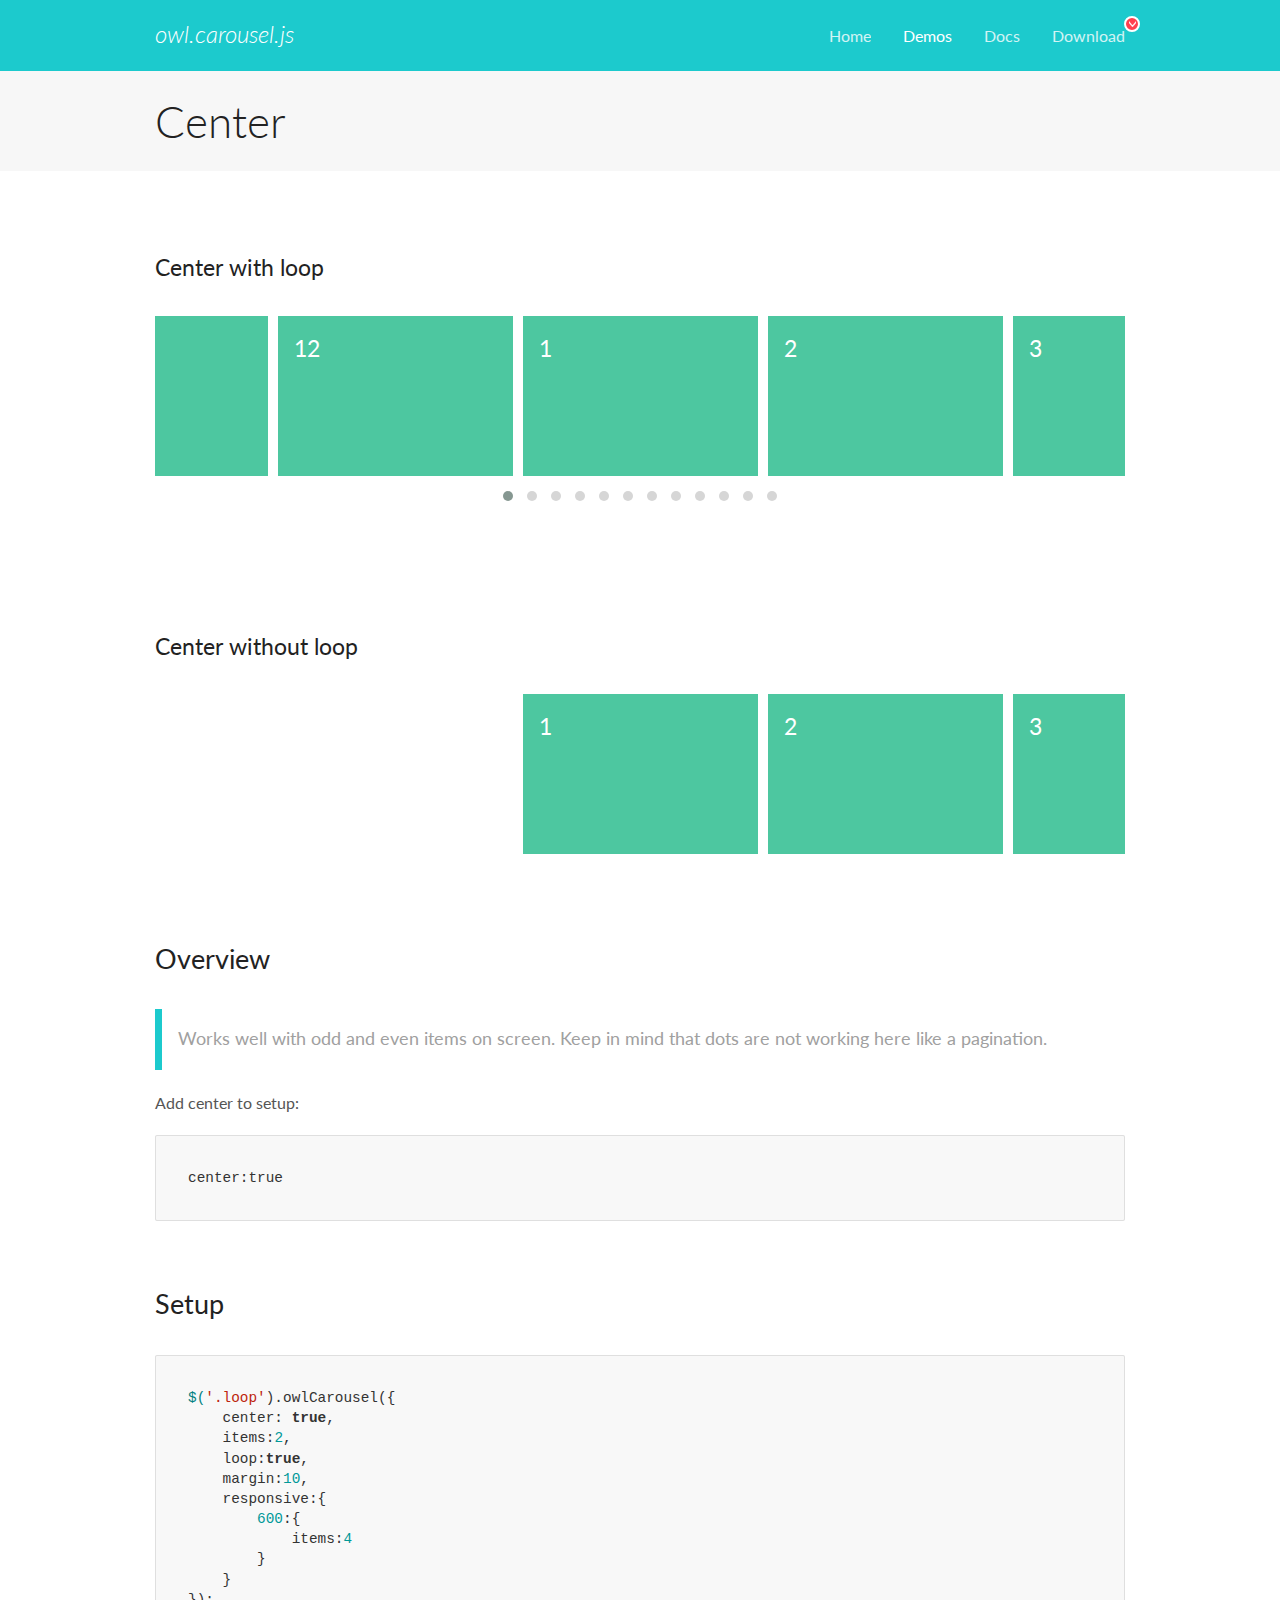
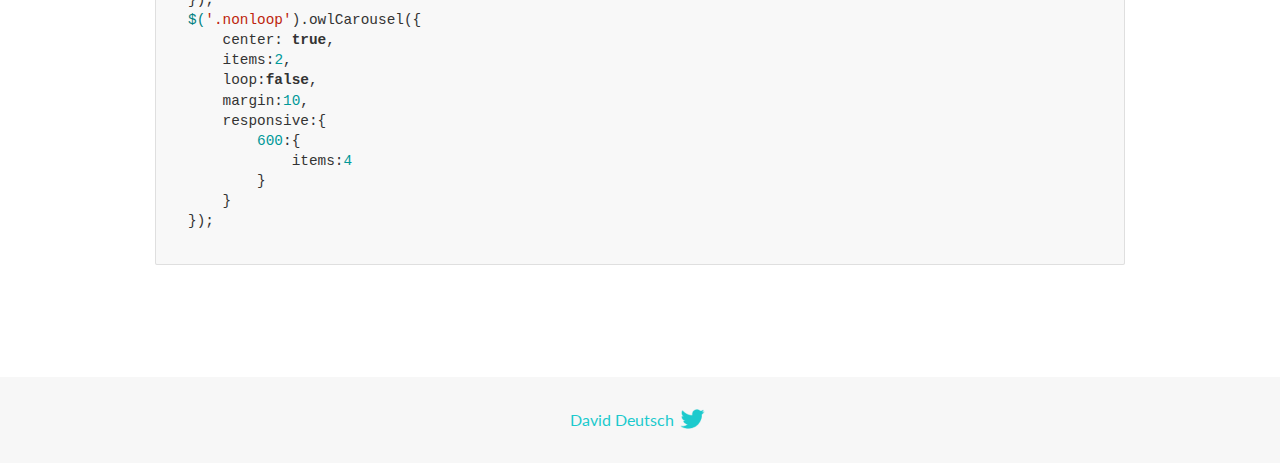
<file: js/docs/demos/center.html>
<!DOCTYPE html>
<html lang="en">
  <head>

    <!-- head -->
    <meta charset="utf-8">
    <meta name="msapplication-tap-highlight" content="no" />
    <meta name="viewport" content="width=device-width, initial-scale=1.0" />
    <meta name="description" content="Center carousel">
    <meta name="author" content="David Deutsch">
    <title>
      Center Demo | Owl Carousel | 2.3.4
    </title>

    <!-- Stylesheets -->
    <link href='https://fonts.googleapis.com/css?family=Lato:300,400,700,400italic,300italic' rel='stylesheet' type='text/css'>
    <link rel="stylesheet" href="../assets/css/docs.theme.min.css">

    <!-- Owl Stylesheets -->
    <link rel="stylesheet" href="../assets/owlcarousel/assets/owl.carousel.min.css">
    <link rel="stylesheet" href="../assets/owlcarousel/assets/owl.theme.default.min.css">

    <!-- HTML5 shim and Respond.js IE8 support of HTML5 elements and media queries -->

    <!--[if lt IE 9]>
      <script src="https://oss.maxcdn.com/libs/html5shiv/3.7.0/html5shiv.js"></script>
      <script src="https://oss.maxcdn.com/libs/respond.js/1.3.0/respond.min.js"></script>
    <![endif]-->

    <!-- Favicons -->
    <link rel="apple-touch-icon-precomposed" sizes="144x144" href="../assets/ico/apple-touch-icon-144-precomposed.png">
    <link rel="shortcut icon" href="../assets/ico/favicon.png">
    <link rel="shortcut icon" href="favicon.ico">

    <!-- Yeah i know js should not be in header. Its required for demos.-->

    <!-- javascript -->
    <script src="../assets/vendors/jquery.min.js"></script>
    <script src="../assets/owlcarousel/owl.carousel.js"></script>
  </head>
  <body>

    <!-- header -->
    <header class="header">
      <div class="row">
        <div class="large-12 columns">
          <div class="brand left">
            <h3>
              <a href="/OwlCarousel2/">owl.carousel.js</a> 
            </h3>
          </div>
          <a id="toggle-nav" class="right">
            <span></span> <span></span> <span></span> 
          </a> 
          <div class="nav-bar">
            <ul class="clearfix">
              <li> <a href="/OwlCarousel2/index.html">Home</a>  </li>
              <li class="active">
                <a href="/OwlCarousel2/demos/demos.html">Demos</a> 
              </li>
              <li> <a href="/OwlCarousel2/docs/started-welcome.html">Docs</a>  </li>
              <li>
                <a href="https://github.com/OwlCarousel2/OwlCarousel2/archive/2.3.4.zip">Download</a> 
                <span class="download"></span> 
              </li>
            </ul>
          </div>
        </div>
      </div>
    </header>

    <!-- title -->
    <section class="title">
      <div class="row">
        <div class="large-12 columns">
          <h1>Center</h1>
        </div>
      </div>
    </section>

    <!--  Demos -->
    <section id="demos">
      <div class="row">
        <div class="large-12 columns">
          <h4 id="center-with-loop">Center with loop</h4>
          <div class="loop owl-carousel owl-theme">
            <div class="item">
              <h4>1</h4>
            </div>
            <div class="item">
              <h4>2</h4>
            </div>
            <div class="item">
              <h4>3</h4>
            </div>
            <div class="item">
              <h4>4</h4>
            </div>
            <div class="item">
              <h4>5</h4>
            </div>
            <div class="item">
              <h4>6</h4>
            </div>
            <div class="item">
              <h4>7</h4>
            </div>
            <div class="item">
              <h4>8</h4>
            </div>
            <div class="item">
              <h4>9</h4>
            </div>
            <div class="item">
              <h4>10</h4>
            </div>
            <div class="item">
              <h4>11</h4>
            </div>
            <div class="item">
              <h4>12</h4>
            </div>
          </div>
          <br>
          <h4 id="center-without-loop">Center without loop</h4>
          <div class="nonloop owl-carousel">
            <div class="item">
              <h4>1</h4>
            </div>
            <div class="item">
              <h4>2</h4>
            </div>
            <div class="item">
              <h4>3</h4>
            </div>
            <div class="item">
              <h4>4</h4>
            </div>
            <div class="item">
              <h4>5</h4>
            </div>
            <div class="item">
              <h4>6</h4>
            </div>
            <div class="item">
              <h4>7</h4>
            </div>
            <div class="item">
              <h4>8</h4>
            </div>
            <div class="item">
              <h4>9</h4>
            </div>
            <div class="item">
              <h4>10</h4>
            </div>
            <div class="item">
              <h4>11</h4>
            </div>
            <div class="item">
              <h4>12</h4>
            </div>
          </div>
          <h3 id="overview">Overview</h3>
          <blockquote>
            <p>Works well with odd and even items on screen. Keep in mind that dots are not working here like a pagination.</p>
          </blockquote>
          <p>Add center to setup:</p>
          <pre><code>center:true</code></pre>
          <h3 id="setup">Setup</h3>
          <pre><code>$(&#39;.loop&#39;).owlCarousel({
    center: true,
    items:2,
    loop:true,
    margin:10,
    responsive:{
        600:{
            items:4
        }
    }
});
$(&#39;.nonloop&#39;).owlCarousel({
    center: true,
    items:2,
    loop:false,
    margin:10,
    responsive:{
        600:{
            items:4
        }
    }
});</code></pre>
          <script>
            jQuery(document).ready(function($) {
              $('.loop').owlCarousel({
                center: true,
                items: 2,
                loop: true,
                margin: 10,
                responsive: {
                  600: {
                    items: 4
                  }
                }
              });
              $('.nonloop').owlCarousel({
                center: true,
                items: 2,
                loop: false,
                margin: 10,
                responsive: {
                  600: {
                    items: 4
                  }
                }
              });
            });
          </script>
        </div>
      </div>
    </section>

    <!-- footer -->
    <footer class="footer">
      <div class="row">
        <div class="large-12 columns">
          <h5>
            <a href="/OwlCarousel2/docs/support-contact.html">David Deutsch</a> 
            <a id="custom-tweet-button" href="https://twitter.com/share?url=https://github.com/OwlCarousel2/OwlCarousel2&text=Owl Carousel - This is so awesome! " target="_blank"></a> 
          </h5>
        </div>
      </div>
    </footer>

    <!-- vendors -->
    <script src="../assets/vendors/highlight.js"></script>
    <script src="../assets/js/app.js"></script>
  </body>
</html>
</file>
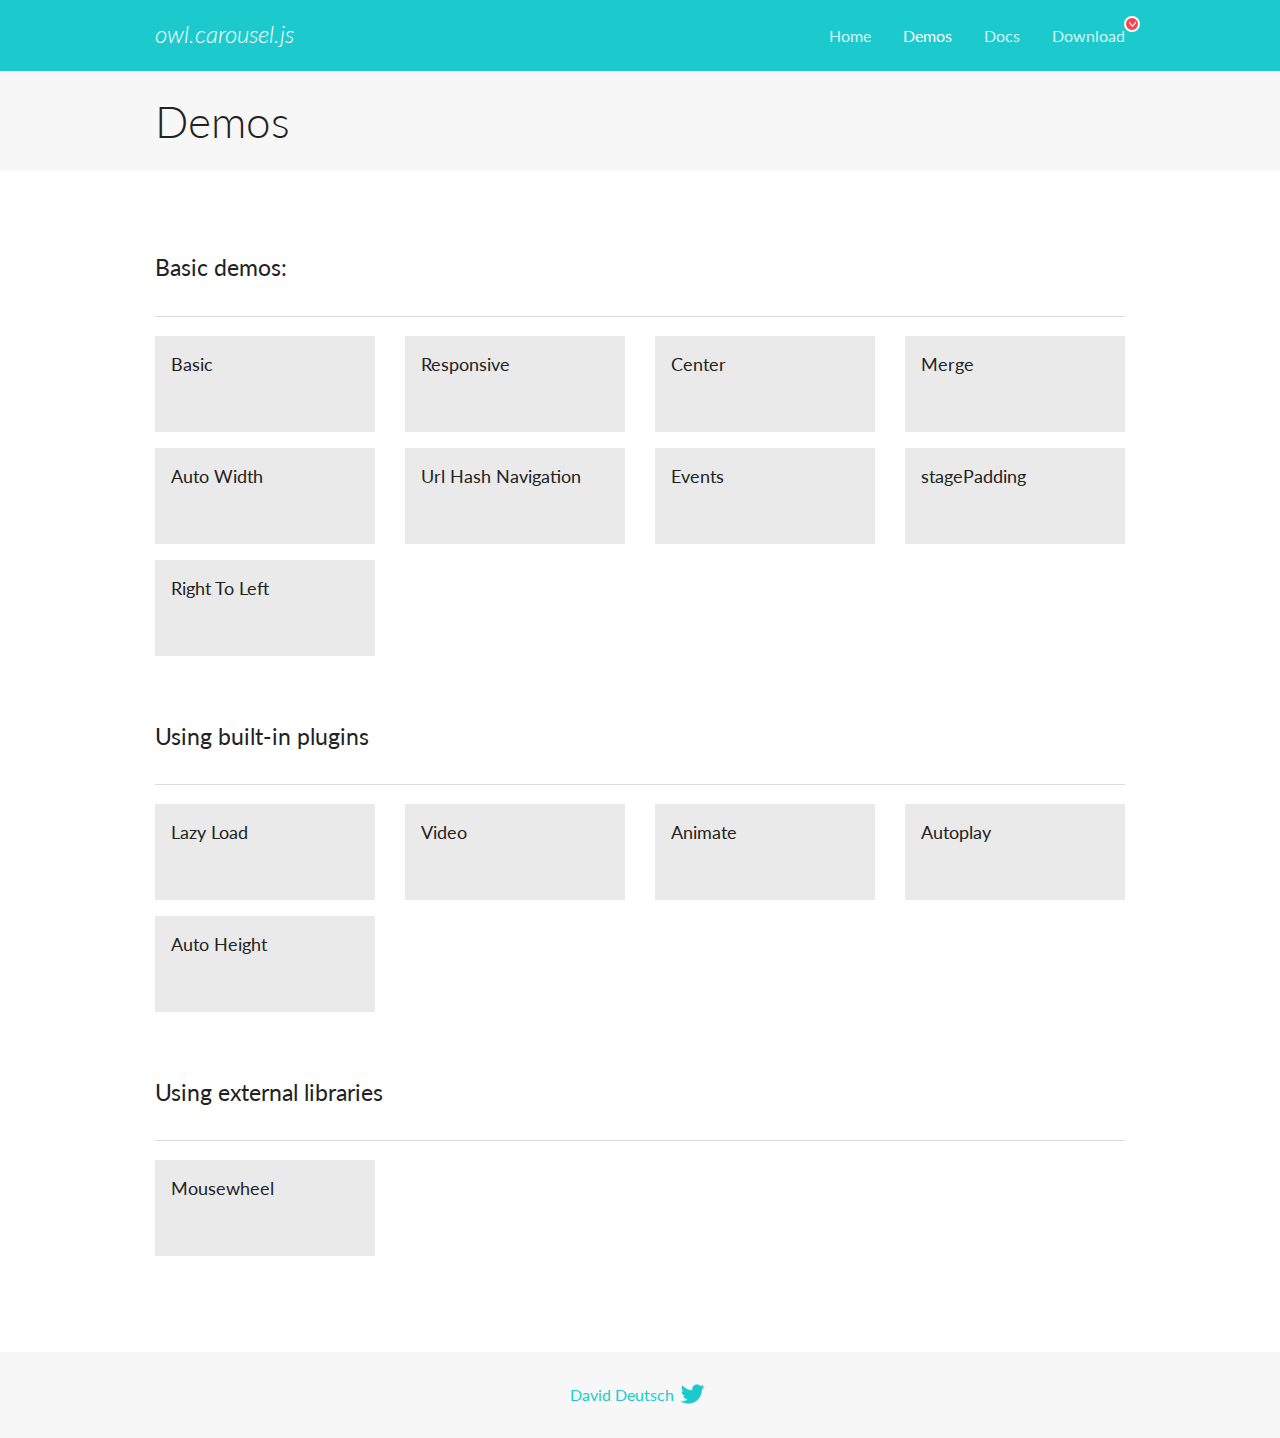
<file: js/docs/demos/demos.html>
<!DOCTYPE html>
<html lang="en">
  <head>

    <!-- head -->
    <meta charset="utf-8">
    <meta name="msapplication-tap-highlight" content="no" />
    <meta name="viewport" content="width=device-width, initial-scale=1.0" />
    <meta name="description" content="A list of Owl Carousel examples.">
    <meta name="author" content="David Deutsch">
    <title>
      Demos | Owl Carousel | 2.3.4
    </title>

    <!-- Stylesheets -->
    <link href='https://fonts.googleapis.com/css?family=Lato:300,400,700,400italic,300italic' rel='stylesheet' type='text/css'>
    <link rel="stylesheet" href="../assets/css/docs.theme.min.css">

    <!-- Owl Stylesheets -->
    <link rel="stylesheet" href="../assets/owlcarousel/assets/owl.carousel.min.css">
    <link rel="stylesheet" href="../assets/owlcarousel/assets/owl.theme.default.min.css">

    <!-- HTML5 shim and Respond.js IE8 support of HTML5 elements and media queries -->

    <!--[if lt IE 9]>
      <script src="https://oss.maxcdn.com/libs/html5shiv/3.7.0/html5shiv.js"></script>
      <script src="https://oss.maxcdn.com/libs/respond.js/1.3.0/respond.min.js"></script>
    <![endif]-->

    <!-- Favicons -->
    <link rel="apple-touch-icon-precomposed" sizes="144x144" href="../assets/ico/apple-touch-icon-144-precomposed.png">
    <link rel="shortcut icon" href="../assets/ico/favicon.png">
    <link rel="shortcut icon" href="favicon.ico">

    <!-- Yeah i know js should not be in header. Its required for demos.-->

    <!-- javascript -->
    <script src="../assets/vendors/jquery.min.js"></script>
    <script src="../assets/owlcarousel/owl.carousel.js"></script>
  </head>
  <body>

    <!-- header -->
    <header class="header">
      <div class="row">
        <div class="large-12 columns">
          <div class="brand left">
            <h3>
              <a href="/OwlCarousel2/">owl.carousel.js</a> 
            </h3>
          </div>
          <a id="toggle-nav" class="right">
            <span></span> <span></span> <span></span> 
          </a> 
          <div class="nav-bar">
            <ul class="clearfix">
              <li> <a href="/OwlCarousel2/index.html">Home</a>  </li>
              <li class="active">
                <a href="/OwlCarousel2/demos/demos.html">Demos</a> 
              </li>
              <li> <a href="/OwlCarousel2/docs/started-welcome.html">Docs</a>  </li>
              <li>
                <a href="https://github.com/OwlCarousel2/OwlCarousel2/archive/2.3.4.zip">Download</a> 
                <span class="download"></span> 
              </li>
            </ul>
          </div>
        </div>
      </div>
    </header>

    <!-- title -->
    <section class="title">
      <div class="row">
        <div class="large-12 columns">
          <h1>Demos</h1>
        </div>
      </div>
    </section>

    <!--  Demos -->
    <section id="demos">
      <div class="row">
        <div class="large-12 columns">
          <h4 id="basic-demos-">Basic demos:</h4>
          <hr>
          <div class="demo-list">
            <div class="row">
              <div class="small-6 medium-4 large-3 columns">
                <a href="basic.html" class="demo-block">
                  <h5>Basic </h5>
                </a> 
              </div>
              <div class="small-6 medium-4 large-3 columns">
                <a href="responsive.html" class="demo-block">
                  <h5>Responsive </h5>
                </a> 
              </div>
              <div class="small-6 medium-4 large-3 columns">
                <a href="center.html" class="demo-block">
                  <h5>Center </h5>
                </a> 
              </div>
              <div class="small-6 medium-4 large-3 columns">
                <a href="merge.html" class="demo-block">
                  <h5>Merge </h5>
                </a> 
              </div>
              <div class="small-6 medium-4 large-3 columns">
                <a href="autowidth.html" class="demo-block">
                  <h5>Auto Width </h5>
                </a> 
              </div>
              <div class="small-6 medium-4 large-3 columns">
                <a href="urlhashnav.html" class="demo-block">
                  <h5>Url Hash Navigation </h5>
                </a> 
              </div>
              <div class="small-6 medium-4 large-3 columns">
                <a href="events.html" class="demo-block">
                  <h5>Events </h5>
                </a> 
              </div>
              <div class="small-6 medium-4 large-3 columns">
                <a href="stagepadding.html" class="demo-block">
                  <h5>stagePadding </h5>
                </a> 
              </div>
              <div class="small-6 medium-4 large-3 columns">
                <a href="rtl.html" class="demo-block">
                  <h5>Right To Left </h5>
                </a> 
              </div>
            </div>
          </div>
          <h4 id="using-built-in-plugins">Using built-in plugins</h4>
          <hr>
          <div class="demo-list">
            <div class="row">
              <div class="small-6 medium-4 large-3 columns">
                <a href="lazyLoad.html" class="demo-block">
                  <h5>Lazy Load </h5>
                </a> 
              </div>
              <div class="small-6 medium-4 large-3 columns">
                <a href="video.html" class="demo-block">
                  <h5>Video </h5>
                </a> 
              </div>
              <div class="small-6 medium-4 large-3 columns">
                <a href="animate.html" class="demo-block">
                  <h5>Animate </h5>
                </a> 
              </div>
              <div class="small-6 medium-4 large-3 columns">
                <a href="autoplay.html" class="demo-block">
                  <h5>Autoplay </h5>
                </a> 
              </div>
              <div class="small-6 medium-4 large-3 columns">
                <a href="autoheight.html" class="demo-block">
                  <h5>Auto Height </h5>
                </a> 
              </div>
            </div>
          </div>
          <h4 id="using-external-libraries">Using external libraries</h4>
          <hr>
          <div class="demo-list">
            <div class="row">
              <div class="small-6 medium-4 large-3 columns">
                <a href="mousewheel.html" class="demo-block">
                  <h5>Mousewheel </h5>
                </a> 
              </div>
            </div>
          </div>
        </div>
      </div>
    </section>

    <!-- footer -->
    <footer class="footer">
      <div class="row">
        <div class="large-12 columns">
          <h5>
            <a href="/OwlCarousel2/docs/support-contact.html">David Deutsch</a> 
            <a id="custom-tweet-button" href="https://twitter.com/share?url=https://github.com/OwlCarousel2/OwlCarousel2&text=Owl Carousel - This is so awesome! " target="_blank"></a> 
          </h5>
        </div>
      </div>
    </footer>

    <!-- vendors -->
    <script src="../assets/vendors/highlight.js"></script>
    <script src="../assets/js/app.js"></script>
  </body>
</html>
</file>
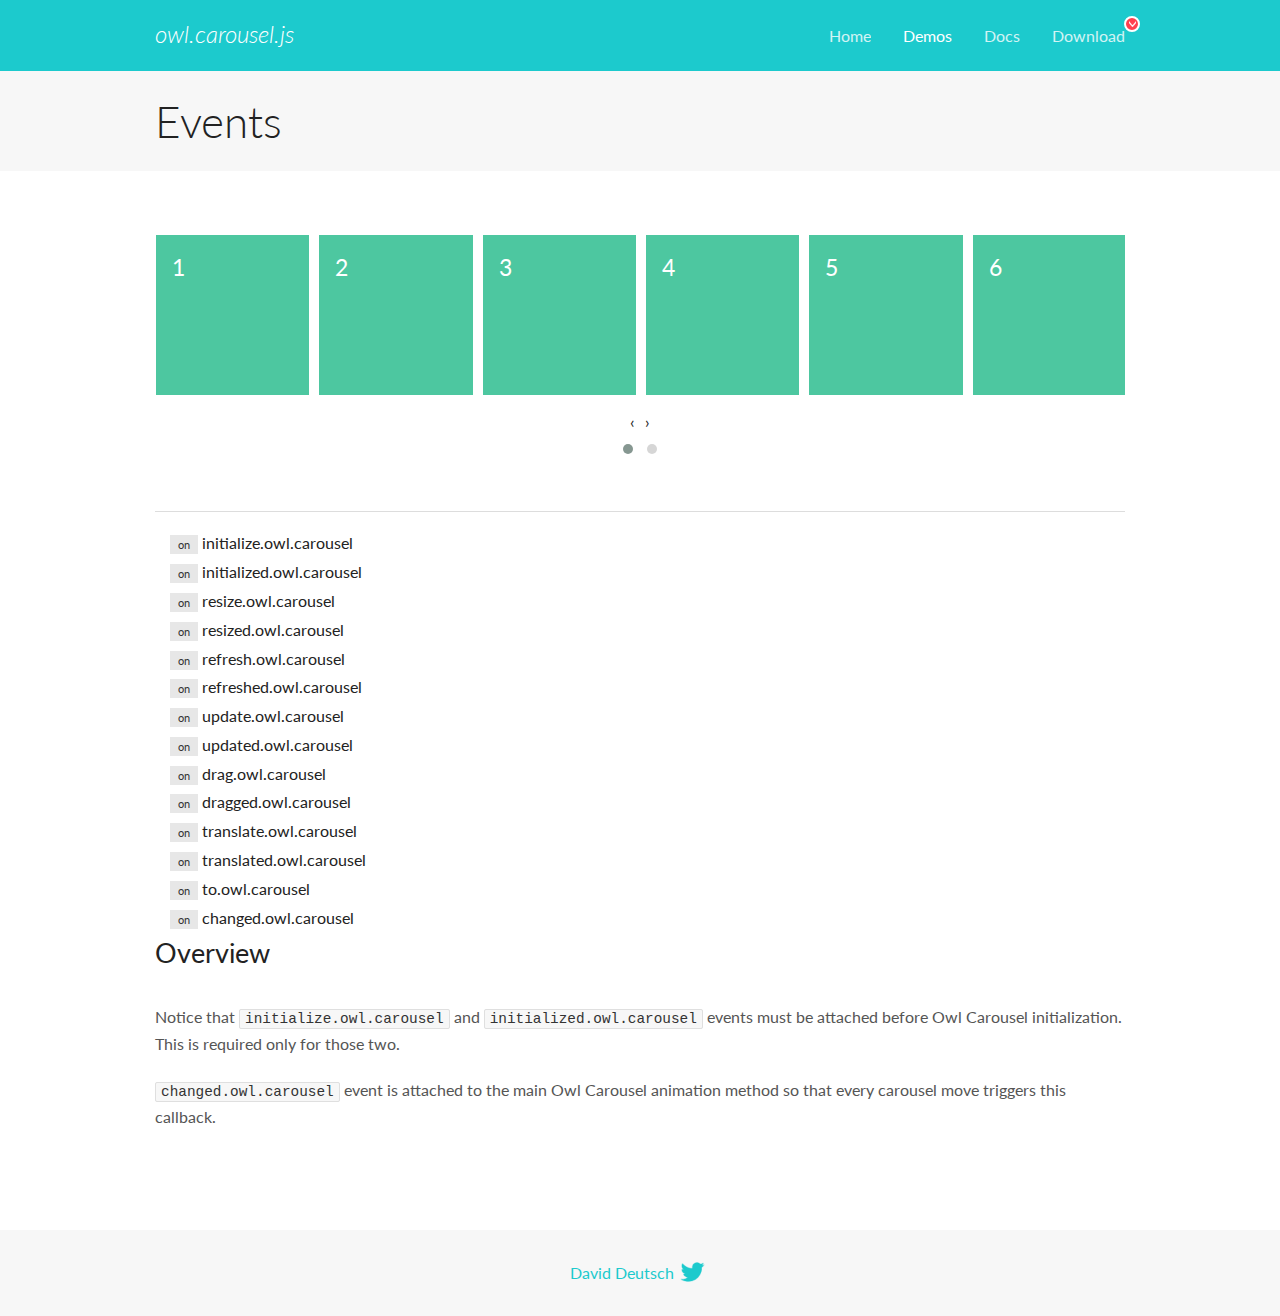
<file: js/docs/demos/events.html>
<!DOCTYPE html>
<html lang="en">
  <head>

    <!-- head -->
    <meta charset="utf-8">
    <meta name="msapplication-tap-highlight" content="no" />
    <meta name="viewport" content="width=device-width, initial-scale=1.0" />
    <meta name="description" content="Events usage demo">
    <meta name="author" content="David Deutsch">
    <title>
      Events Demo | Owl Carousel | 2.3.4
    </title>

    <!-- Stylesheets -->
    <link href='https://fonts.googleapis.com/css?family=Lato:300,400,700,400italic,300italic' rel='stylesheet' type='text/css'>
    <link rel="stylesheet" href="../assets/css/docs.theme.min.css">

    <!-- Owl Stylesheets -->
    <link rel="stylesheet" href="../assets/owlcarousel/assets/owl.carousel.min.css">
    <link rel="stylesheet" href="../assets/owlcarousel/assets/owl.theme.default.min.css">

    <!-- HTML5 shim and Respond.js IE8 support of HTML5 elements and media queries -->

    <!--[if lt IE 9]>
      <script src="https://oss.maxcdn.com/libs/html5shiv/3.7.0/html5shiv.js"></script>
      <script src="https://oss.maxcdn.com/libs/respond.js/1.3.0/respond.min.js"></script>
    <![endif]-->

    <!-- Favicons -->
    <link rel="apple-touch-icon-precomposed" sizes="144x144" href="../assets/ico/apple-touch-icon-144-precomposed.png">
    <link rel="shortcut icon" href="../assets/ico/favicon.png">
    <link rel="shortcut icon" href="favicon.ico">

    <!-- Yeah i know js should not be in header. Its required for demos.-->

    <!-- javascript -->
    <script src="../assets/vendors/jquery.min.js"></script>
    <script src="../assets/owlcarousel/owl.carousel.js"></script>
  </head>
  <body>

    <!-- header -->
    <header class="header">
      <div class="row">
        <div class="large-12 columns">
          <div class="brand left">
            <h3>
              <a href="/OwlCarousel2/">owl.carousel.js</a> 
            </h3>
          </div>
          <a id="toggle-nav" class="right">
            <span></span> <span></span> <span></span> 
          </a> 
          <div class="nav-bar">
            <ul class="clearfix">
              <li> <a href="/OwlCarousel2/index.html">Home</a>  </li>
              <li class="active">
                <a href="/OwlCarousel2/demos/demos.html">Demos</a> 
              </li>
              <li> <a href="/OwlCarousel2/docs/started-welcome.html">Docs</a>  </li>
              <li>
                <a href="https://github.com/OwlCarousel2/OwlCarousel2/archive/2.3.4.zip">Download</a> 
                <span class="download"></span> 
              </li>
            </ul>
          </div>
        </div>
      </div>
    </header>

    <!-- title -->
    <section class="title">
      <div class="row">
        <div class="large-12 columns">
          <h1>Events</h1>
        </div>
      </div>
    </section>

    <!--  Demos -->
    <section id="demos">
      <div class="row">
        <div class="large-12 columns">
          <div class="owl-carousel owl-theme">
            <div class="item">
              <h4>1</h4>
            </div>
            <div class="item">
              <h4>2</h4>
            </div>
            <div class="item">
              <h4>3</h4>
            </div>
            <div class="item">
              <h4>4</h4>
            </div>
            <div class="item">
              <h4>5</h4>
            </div>
            <div class="item">
              <h4>6</h4>
            </div>
            <div class="item">
              <h4>7</h4>
            </div>
            <div class="item">
              <h4>8</h4>
            </div>
            <div class="item">
              <h4>9</h4>
            </div>
            <div class="item">
              <h4>10</h4>
            </div>
            <div class="item">
              <h4>11</h4>
            </div>
            <div class="item">
              <h4>12</h4>
            </div>
          </div>
          <hr>
          <div class="large-12 columns callbacks">
            <div><span class="label secondary initialize">on</span>  initialize.owl.carousel </div>
            <div><span class="label secondary initialized">on</span>  initialized.owl.carousel </div>
            <div><span class="label secondary resize">on</span>  resize.owl.carousel </div>
            <div><span class="label secondary resized">on</span>  resized.owl.carousel </div>
            <div><span class="label secondary refresh">on</span>  refresh.owl.carousel </div>
            <div><span class="label secondary refreshed">on</span>  refreshed.owl.carousel </div>
            <div><span class="label secondary update">on</span>  update.owl.carousel </div>
            <div><span class="label secondary updated">on</span>  updated.owl.carousel </div>
            <div><span class="label secondary drag">on</span>  drag.owl.carousel </div>
            <div><span class="label secondary dragged">on</span>  dragged.owl.carousel </div>
            <div><span class="label secondary translate">on</span>  translate.owl.carousel </div>
            <div><span class="label secondary translated">on</span>  translated.owl.carousel </div>
            <div><span class="label secondary to">on</span>  to.owl.carousel </div>
            <div><span class="label secondary changed">on</span>  changed.owl.carousel </div>
          </div>
          <h3 id="overview">Overview</h3>
          <p>Notice that <code>initialize.owl.carousel</code> and <code>initialized.owl.carousel</code> events must be attached before Owl Carousel initialization. This is required only for those two.</p>
          <p><code>changed.owl.carousel</code> event is attached to the main Owl Carousel animation method so that every carousel move triggers this callback.</p>
          <script>
            jQuery(document).ready(function($) {
              var owl = $('.owl-carousel');
              owl.on('initialize.owl.carousel initialized.owl.carousel ' +
                'initialize.owl.carousel initialize.owl.carousel ' +
                'resize.owl.carousel resized.owl.carousel ' +
                'refresh.owl.carousel refreshed.owl.carousel ' +
                'update.owl.carousel updated.owl.carousel ' +
                'drag.owl.carousel dragged.owl.carousel ' +
                'translate.owl.carousel translated.owl.carousel ' +
                'to.owl.carousel changed.owl.carousel',
                function(e) {
                  $('.' + e.type)
                    .removeClass('secondary')
                    .addClass('success');
                  window.setTimeout(function() {
                    $('.' + e.type)
                      .removeClass('success')
                      .addClass('secondary');
                  }, 500);
                });
              owl.owlCarousel({
                loop: true,
                nav: true,
                lazyLoad: true,
                margin: 10,
                video: true,
                responsive: {
                  0: {
                    items: 1
                  },
                  600: {
                    items: 3
                  },
                  960: {
                    items: 5,
                  },
                  1200: {
                    items: 6
                  }
                }
              });
            });
          </script>
        </div>
      </div>
    </section>

    <!-- footer -->
    <footer class="footer">
      <div class="row">
        <div class="large-12 columns">
          <h5>
            <a href="/OwlCarousel2/docs/support-contact.html">David Deutsch</a> 
            <a id="custom-tweet-button" href="https://twitter.com/share?url=https://github.com/OwlCarousel2/OwlCarousel2&text=Owl Carousel - This is so awesome! " target="_blank"></a> 
          </h5>
        </div>
      </div>
    </footer>

    <!-- vendors -->
    <script src="../assets/vendors/highlight.js"></script>
    <script src="../assets/js/app.js"></script>
  </body>
</html>
</file>
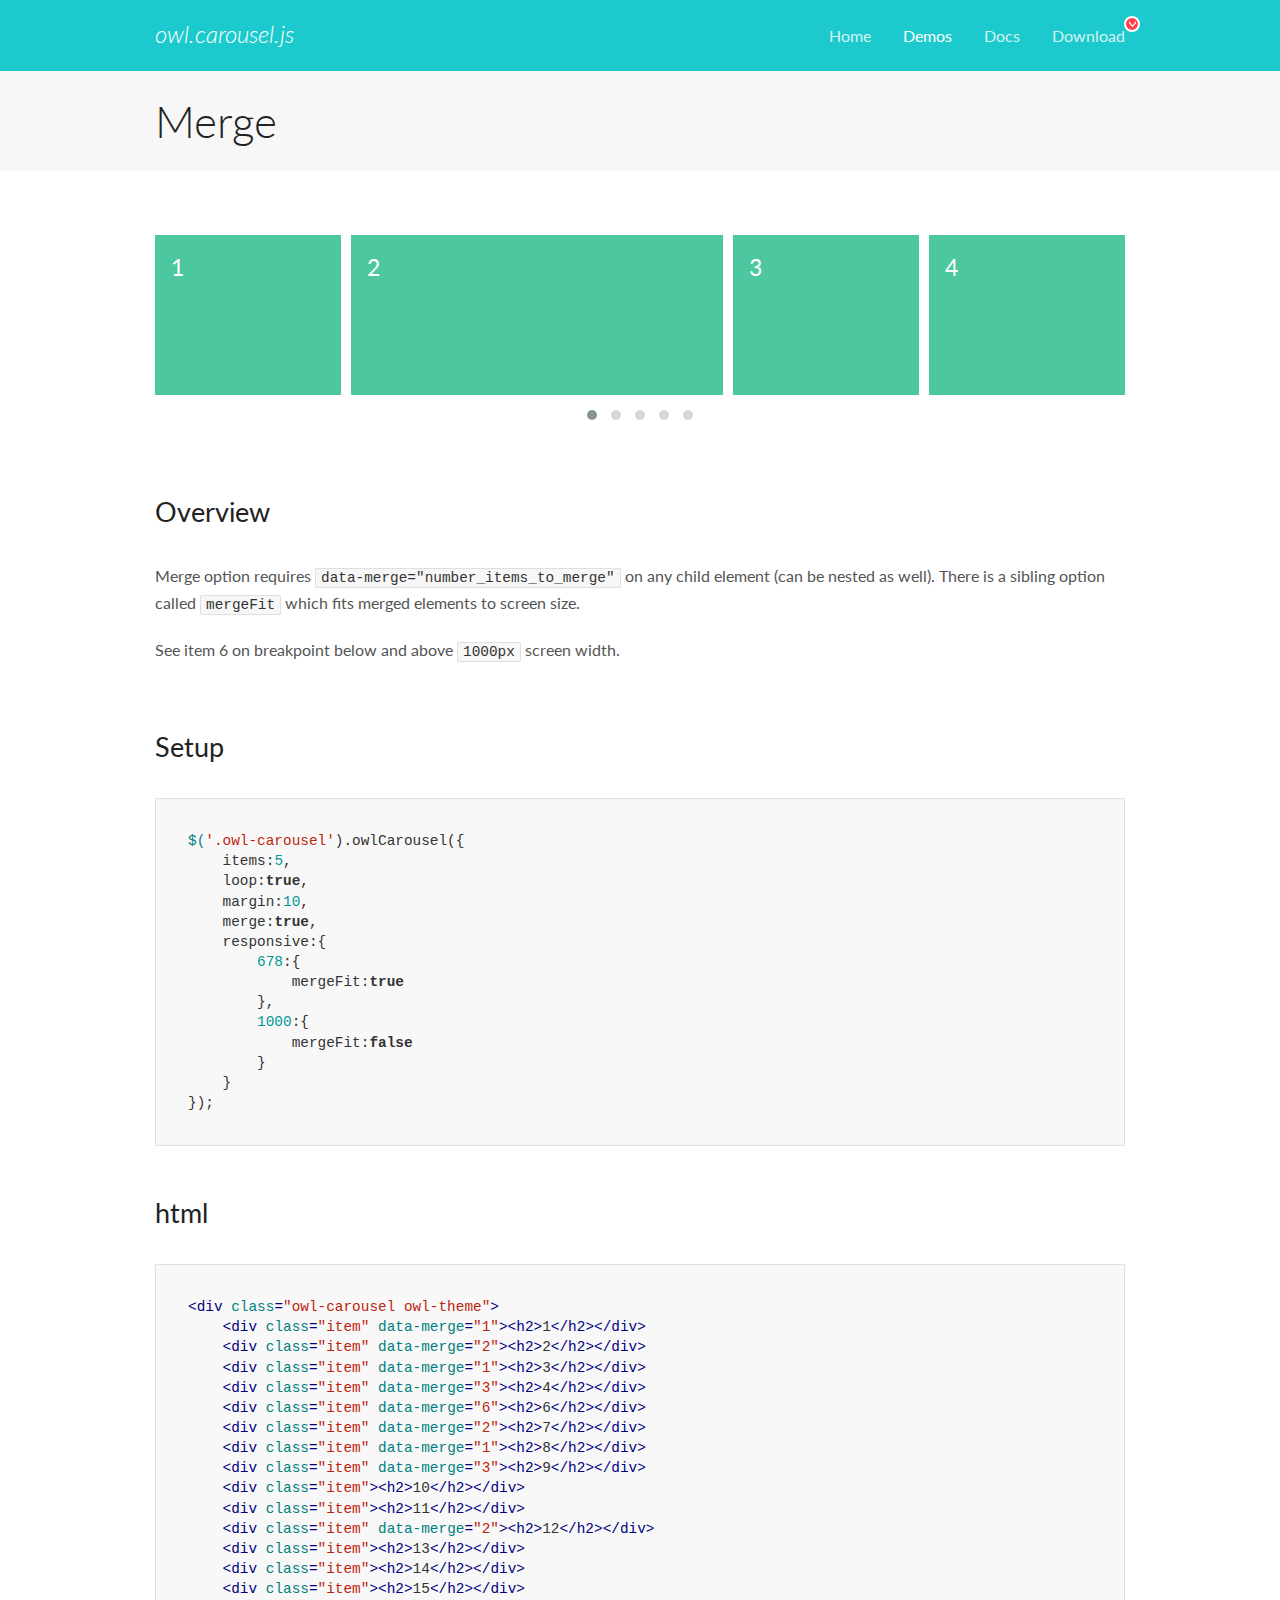
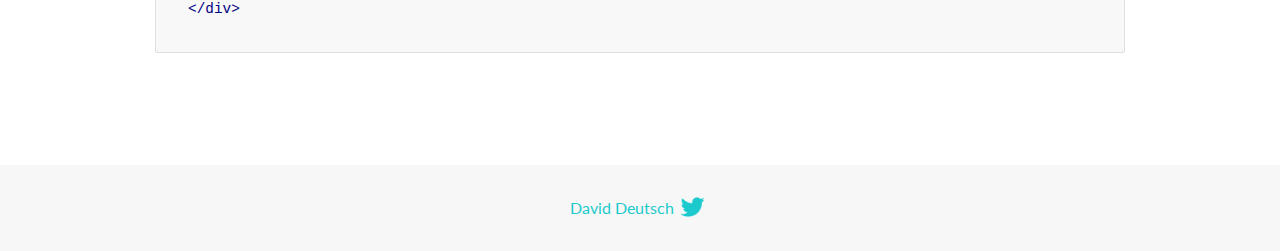
<file: js/docs/demos/merge.html>
<!DOCTYPE html>
<html lang="en">
  <head>

    <!-- head -->
    <meta charset="utf-8">
    <meta name="msapplication-tap-highlight" content="no" />
    <meta name="viewport" content="width=device-width, initial-scale=1.0" />
    <meta name="description" content="Merge Items">
    <meta name="author" content="David Deutsch">
    <title>
      Merge Demo | Owl Carousel | 2.3.4
    </title>

    <!-- Stylesheets -->
    <link href='https://fonts.googleapis.com/css?family=Lato:300,400,700,400italic,300italic' rel='stylesheet' type='text/css'>
    <link rel="stylesheet" href="../assets/css/docs.theme.min.css">

    <!-- Owl Stylesheets -->
    <link rel="stylesheet" href="../assets/owlcarousel/assets/owl.carousel.min.css">
    <link rel="stylesheet" href="../assets/owlcarousel/assets/owl.theme.default.min.css">

    <!-- HTML5 shim and Respond.js IE8 support of HTML5 elements and media queries -->

    <!--[if lt IE 9]>
      <script src="https://oss.maxcdn.com/libs/html5shiv/3.7.0/html5shiv.js"></script>
      <script src="https://oss.maxcdn.com/libs/respond.js/1.3.0/respond.min.js"></script>
    <![endif]-->

    <!-- Favicons -->
    <link rel="apple-touch-icon-precomposed" sizes="144x144" href="../assets/ico/apple-touch-icon-144-precomposed.png">
    <link rel="shortcut icon" href="../assets/ico/favicon.png">
    <link rel="shortcut icon" href="favicon.ico">

    <!-- Yeah i know js should not be in header. Its required for demos.-->

    <!-- javascript -->
    <script src="../assets/vendors/jquery.min.js"></script>
    <script src="../assets/owlcarousel/owl.carousel.js"></script>
  </head>
  <body>

    <!-- header -->
    <header class="header">
      <div class="row">
        <div class="large-12 columns">
          <div class="brand left">
            <h3>
              <a href="/OwlCarousel2/">owl.carousel.js</a> 
            </h3>
          </div>
          <a id="toggle-nav" class="right">
            <span></span> <span></span> <span></span> 
          </a> 
          <div class="nav-bar">
            <ul class="clearfix">
              <li> <a href="/OwlCarousel2/index.html">Home</a>  </li>
              <li class="active">
                <a href="/OwlCarousel2/demos/demos.html">Demos</a> 
              </li>
              <li> <a href="/OwlCarousel2/docs/started-welcome.html">Docs</a>  </li>
              <li>
                <a href="https://github.com/OwlCarousel2/OwlCarousel2/archive/2.3.4.zip">Download</a> 
                <span class="download"></span> 
              </li>
            </ul>
          </div>
        </div>
      </div>
    </header>

    <!-- title -->
    <section class="title">
      <div class="row">
        <div class="large-12 columns">
          <h1>Merge</h1>
        </div>
      </div>
    </section>

    <!--  Demos -->
    <section id="demos">
      <div class="row">
        <div class="large-12 columns">
          <div class="owl-carousel owl-theme">
            <div class="item" data-merge="1">
              <h4>1</h4>
            </div>
            <div class="item" data-merge="2">
              <h4>2</h4>
            </div>
            <div class="item" data-merge="1">
              <h4>3</h4>
            </div>
            <div class="item" data-merge="3">
              <h4>4</h4>
            </div>
            <div class="item" data-merge="6">
              <h4>6</h4>
            </div>
            <div class="item" data-merge="2">
              <h4>7</h4>
            </div>
            <div class="item" data-merge="1">
              <h4>8</h4>
            </div>
            <div class="item" data-merge="3">
              <h4>9</h4>
            </div>
            <div class="item">
              <h4>10</h4>
            </div>
            <div class="item">
              <h4>11</h4>
            </div>
            <div class="item" data-merge="2">
              <h4>12</h4>
            </div>
            <div class="item">
              <h4>13</h4>
            </div>
            <div class="item">
              <h4>14</h4>
            </div>
            <div class="item">
              <h4>15</h4>
            </div>
          </div>
          <h3 id="overview">Overview</h3>
          <p>Merge option requires <code>data-merge=&quot;number_items_to_merge&quot;</code> on any child element (can be nested as well). There is a sibling option called <code>mergeFit</code> which fits merged elements to screen size. </p>
          <p>See item 6 on breakpoint below and above <code>1000px</code> screen width.</p>
          <h3 id="setup">Setup</h3>
          <pre><code>$(&#39;.owl-carousel&#39;).owlCarousel({
    items:5,
    loop:true,
    margin:10,
    merge:true,
    responsive:{
        678:{
            mergeFit:true
        },
        1000:{
            mergeFit:false
        }
    }
});</code></pre>
          <h3 id="html">html</h3>
          <pre><code>&lt;div class=&quot;owl-carousel owl-theme&quot;&gt;
    &lt;div class=&quot;item&quot; data-merge=&quot;1&quot;&gt;&lt;h2&gt;1&lt;/h2&gt;&lt;/div&gt;
    &lt;div class=&quot;item&quot; data-merge=&quot;2&quot;&gt;&lt;h2&gt;2&lt;/h2&gt;&lt;/div&gt;
    &lt;div class=&quot;item&quot; data-merge=&quot;1&quot;&gt;&lt;h2&gt;3&lt;/h2&gt;&lt;/div&gt;
    &lt;div class=&quot;item&quot; data-merge=&quot;3&quot;&gt;&lt;h2&gt;4&lt;/h2&gt;&lt;/div&gt;
    &lt;div class=&quot;item&quot; data-merge=&quot;6&quot;&gt;&lt;h2&gt;6&lt;/h2&gt;&lt;/div&gt;
    &lt;div class=&quot;item&quot; data-merge=&quot;2&quot;&gt;&lt;h2&gt;7&lt;/h2&gt;&lt;/div&gt;
    &lt;div class=&quot;item&quot; data-merge=&quot;1&quot;&gt;&lt;h2&gt;8&lt;/h2&gt;&lt;/div&gt;
    &lt;div class=&quot;item&quot; data-merge=&quot;3&quot;&gt;&lt;h2&gt;9&lt;/h2&gt;&lt;/div&gt;
    &lt;div class=&quot;item&quot;&gt;&lt;h2&gt;10&lt;/h2&gt;&lt;/div&gt;
    &lt;div class=&quot;item&quot;&gt;&lt;h2&gt;11&lt;/h2&gt;&lt;/div&gt;
    &lt;div class=&quot;item&quot; data-merge=&quot;2&quot;&gt;&lt;h2&gt;12&lt;/h2&gt;&lt;/div&gt;
    &lt;div class=&quot;item&quot;&gt;&lt;h2&gt;13&lt;/h2&gt;&lt;/div&gt;
    &lt;div class=&quot;item&quot;&gt;&lt;h2&gt;14&lt;/h2&gt;&lt;/div&gt;
    &lt;div class=&quot;item&quot;&gt;&lt;h2&gt;15&lt;/h2&gt;&lt;/div&gt;
&lt;/div&gt;</code></pre>
          <script>
            $(document).ready(function() {
              $('.owl-carousel').owlCarousel({
                items: 5,
                loop: true,
                margin: 10,
                merge: true,
                responsive: {
                  678: {
                    mergeFit: true
                  },
                  1000: {
                    mergeFit: false
                  }
                }
              });
            })
          </script>
        </div>
      </div>
    </section>

    <!-- footer -->
    <footer class="footer">
      <div class="row">
        <div class="large-12 columns">
          <h5>
            <a href="/OwlCarousel2/docs/support-contact.html">David Deutsch</a> 
            <a id="custom-tweet-button" href="https://twitter.com/share?url=https://github.com/OwlCarousel2/OwlCarousel2&text=Owl Carousel - This is so awesome! " target="_blank"></a> 
          </h5>
        </div>
      </div>
    </footer>

    <!-- vendors -->
    <script src="../assets/vendors/highlight.js"></script>
    <script src="../assets/js/app.js"></script>
  </body>
</html>
</file>
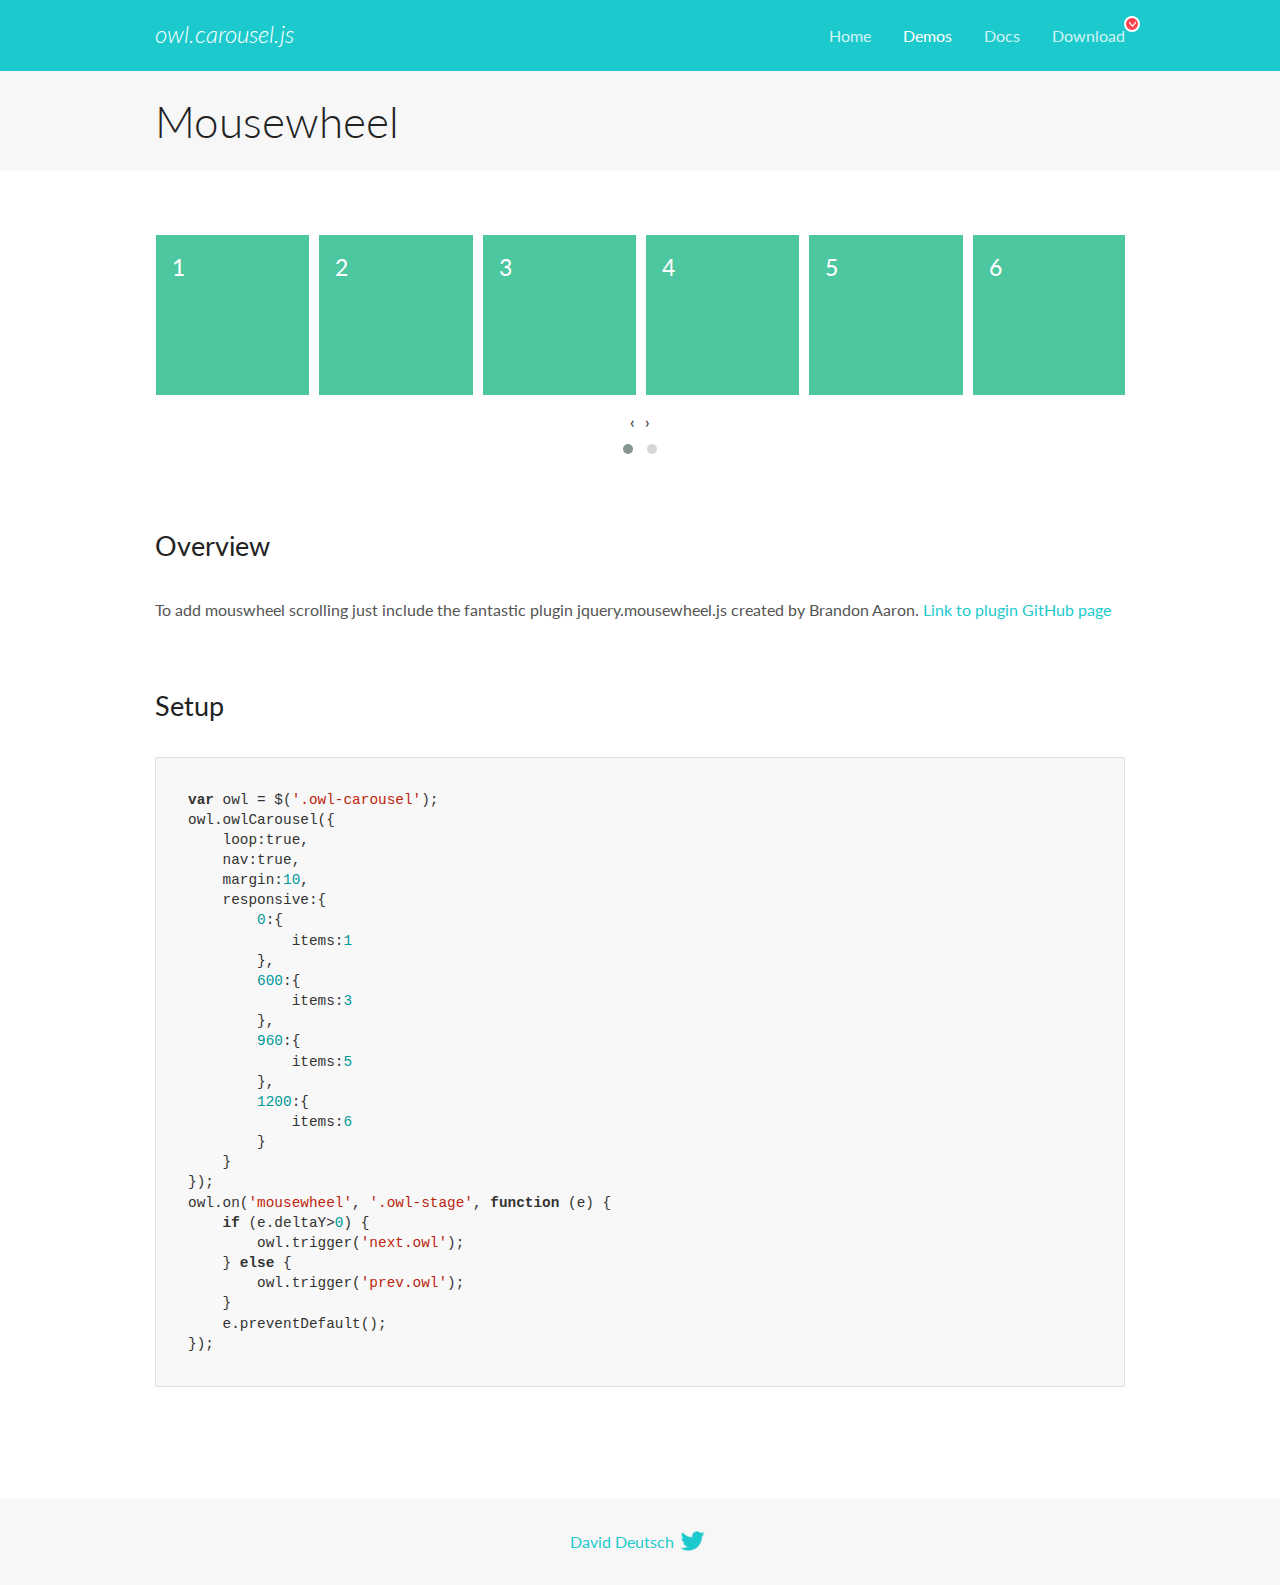
<file: js/docs/demos/mousewheel.html>
<!DOCTYPE html>
<html lang="en">
  <head>

    <!-- head -->
    <meta charset="utf-8">
    <meta name="msapplication-tap-highlight" content="no" />
    <meta name="viewport" content="width=device-width, initial-scale=1.0" />
    <meta name="description" content="Mousewheel usage demo">
    <meta name="author" content="David Deutsch">
    <title>
      Mousewheel Demo | Owl Carousel | 2.3.4
    </title>

    <!-- Stylesheets -->
    <link href='https://fonts.googleapis.com/css?family=Lato:300,400,700,400italic,300italic' rel='stylesheet' type='text/css'>
    <link rel="stylesheet" href="../assets/css/docs.theme.min.css">

    <!-- Owl Stylesheets -->
    <link rel="stylesheet" href="../assets/owlcarousel/assets/owl.carousel.min.css">
    <link rel="stylesheet" href="../assets/owlcarousel/assets/owl.theme.default.min.css">

    <!-- HTML5 shim and Respond.js IE8 support of HTML5 elements and media queries -->

    <!--[if lt IE 9]>
      <script src="https://oss.maxcdn.com/libs/html5shiv/3.7.0/html5shiv.js"></script>
      <script src="https://oss.maxcdn.com/libs/respond.js/1.3.0/respond.min.js"></script>
    <![endif]-->

    <!-- Favicons -->
    <link rel="apple-touch-icon-precomposed" sizes="144x144" href="../assets/ico/apple-touch-icon-144-precomposed.png">
    <link rel="shortcut icon" href="../assets/ico/favicon.png">
    <link rel="shortcut icon" href="favicon.ico">

    <!-- Yeah i know js should not be in header. Its required for demos.-->

    <!-- javascript -->
    <script src="../assets/vendors/jquery.min.js"></script>
    <script src="../assets/owlcarousel/owl.carousel.js"></script>
  </head>
  <body>

    <!-- header -->
    <header class="header">
      <div class="row">
        <div class="large-12 columns">
          <div class="brand left">
            <h3>
              <a href="/OwlCarousel2/">owl.carousel.js</a> 
            </h3>
          </div>
          <a id="toggle-nav" class="right">
            <span></span> <span></span> <span></span> 
          </a> 
          <div class="nav-bar">
            <ul class="clearfix">
              <li> <a href="/OwlCarousel2/index.html">Home</a>  </li>
              <li class="active">
                <a href="/OwlCarousel2/demos/demos.html">Demos</a> 
              </li>
              <li> <a href="/OwlCarousel2/docs/started-welcome.html">Docs</a>  </li>
              <li>
                <a href="https://github.com/OwlCarousel2/OwlCarousel2/archive/2.3.4.zip">Download</a> 
                <span class="download"></span> 
              </li>
            </ul>
          </div>
        </div>
      </div>
    </header>

    <!-- title -->
    <section class="title">
      <div class="row">
        <div class="large-12 columns">
          <h1>Mousewheel</h1>
        </div>
      </div>
    </section>

    <!--  Demos -->
    <section id="demos">
      <div class="row">
        <div class="large-12 columns">
          <div class="owl-carousel owl-theme">
            <div class="item">
              <h4>1</h4>
            </div>
            <div class="item">
              <h4>2</h4>
            </div>
            <div class="item">
              <h4>3</h4>
            </div>
            <div class="item">
              <h4>4</h4>
            </div>
            <div class="item">
              <h4>5</h4>
            </div>
            <div class="item">
              <h4>6</h4>
            </div>
            <div class="item">
              <h4>7</h4>
            </div>
            <div class="item">
              <h4>8</h4>
            </div>
            <div class="item">
              <h4>9</h4>
            </div>
            <div class="item">
              <h4>10</h4>
            </div>
            <div class="item">
              <h4>11</h4>
            </div>
            <div class="item">
              <h4>12</h4>
            </div>
          </div>
          <h3 id="overview">Overview</h3>
          <p>To add mouswheel scrolling just include the fantastic plugin jquery.mousewheel.js created by Brandon Aaron.
            <a href="https://github.com/brandonaaron/jquery-mousewheel">Link to plugin GitHub page</a> 
          </p>
          <h3 id="setup">Setup</h3>
          <pre><code>var owl = $(&#39;.owl-carousel&#39;);
owl.owlCarousel({
    loop:true,
    nav:true,
    margin:10,
    responsive:{
        0:{
            items:1
        },
        600:{
            items:3
        },            
        960:{
            items:5
        },
        1200:{
            items:6
        }
    }
});
owl.on(&#39;mousewheel&#39;, &#39;.owl-stage&#39;, function (e) {
    if (e.deltaY&gt;0) {
        owl.trigger(&#39;next.owl&#39;);
    } else {
        owl.trigger(&#39;prev.owl&#39;);
    }
    e.preventDefault();
});</code></pre>
          <script src="../assets/vendors/jquery.mousewheel.min.js"></script>
          <script>
            $(document).ready(function() {
              var owl = $('.owl-carousel');
              owl.owlCarousel({
                loop: true,
                nav: true,
                margin: 10,
                responsive: {
                  0: {
                    items: 1
                  },
                  600: {
                    items: 3
                  },
                  960: {
                    items: 5
                  },
                  1200: {
                    items: 6
                  }
                }
              });
              owl.on('mousewheel', '.owl-stage', function(e) {
                if (e.deltaY > 0) {
                  owl.trigger('next.owl');
                } else {
                  owl.trigger('prev.owl');
                }
                e.preventDefault();
              });
            })
          </script>
        </div>
      </div>
    </section>

    <!-- footer -->
    <footer class="footer">
      <div class="row">
        <div class="large-12 columns">
          <h5>
            <a href="/OwlCarousel2/docs/support-contact.html">David Deutsch</a> 
            <a id="custom-tweet-button" href="https://twitter.com/share?url=https://github.com/OwlCarousel2/OwlCarousel2&text=Owl Carousel - This is so awesome! " target="_blank"></a> 
          </h5>
        </div>
      </div>
    </footer>

    <!-- vendors -->
    <script src="../assets/vendors/highlight.js"></script>
    <script src="../assets/js/app.js"></script>
  </body>
</html>
</file>
